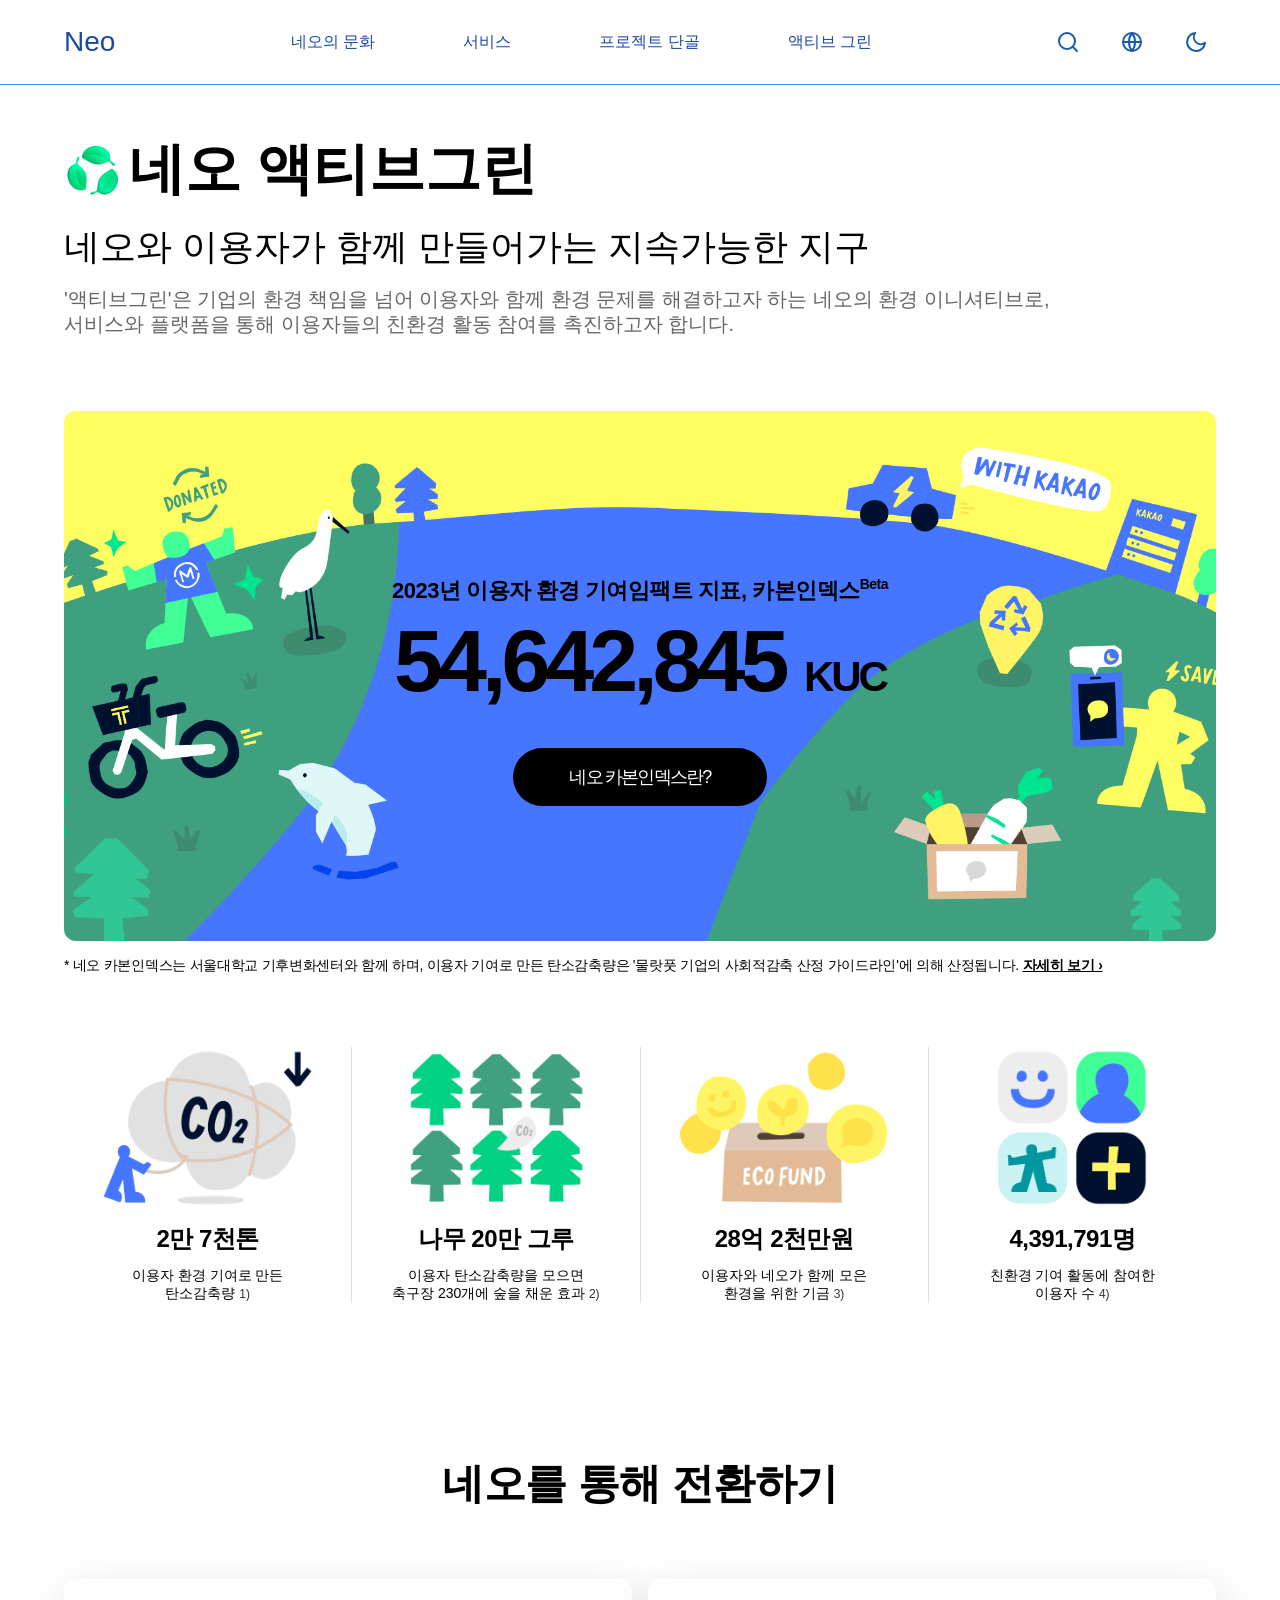
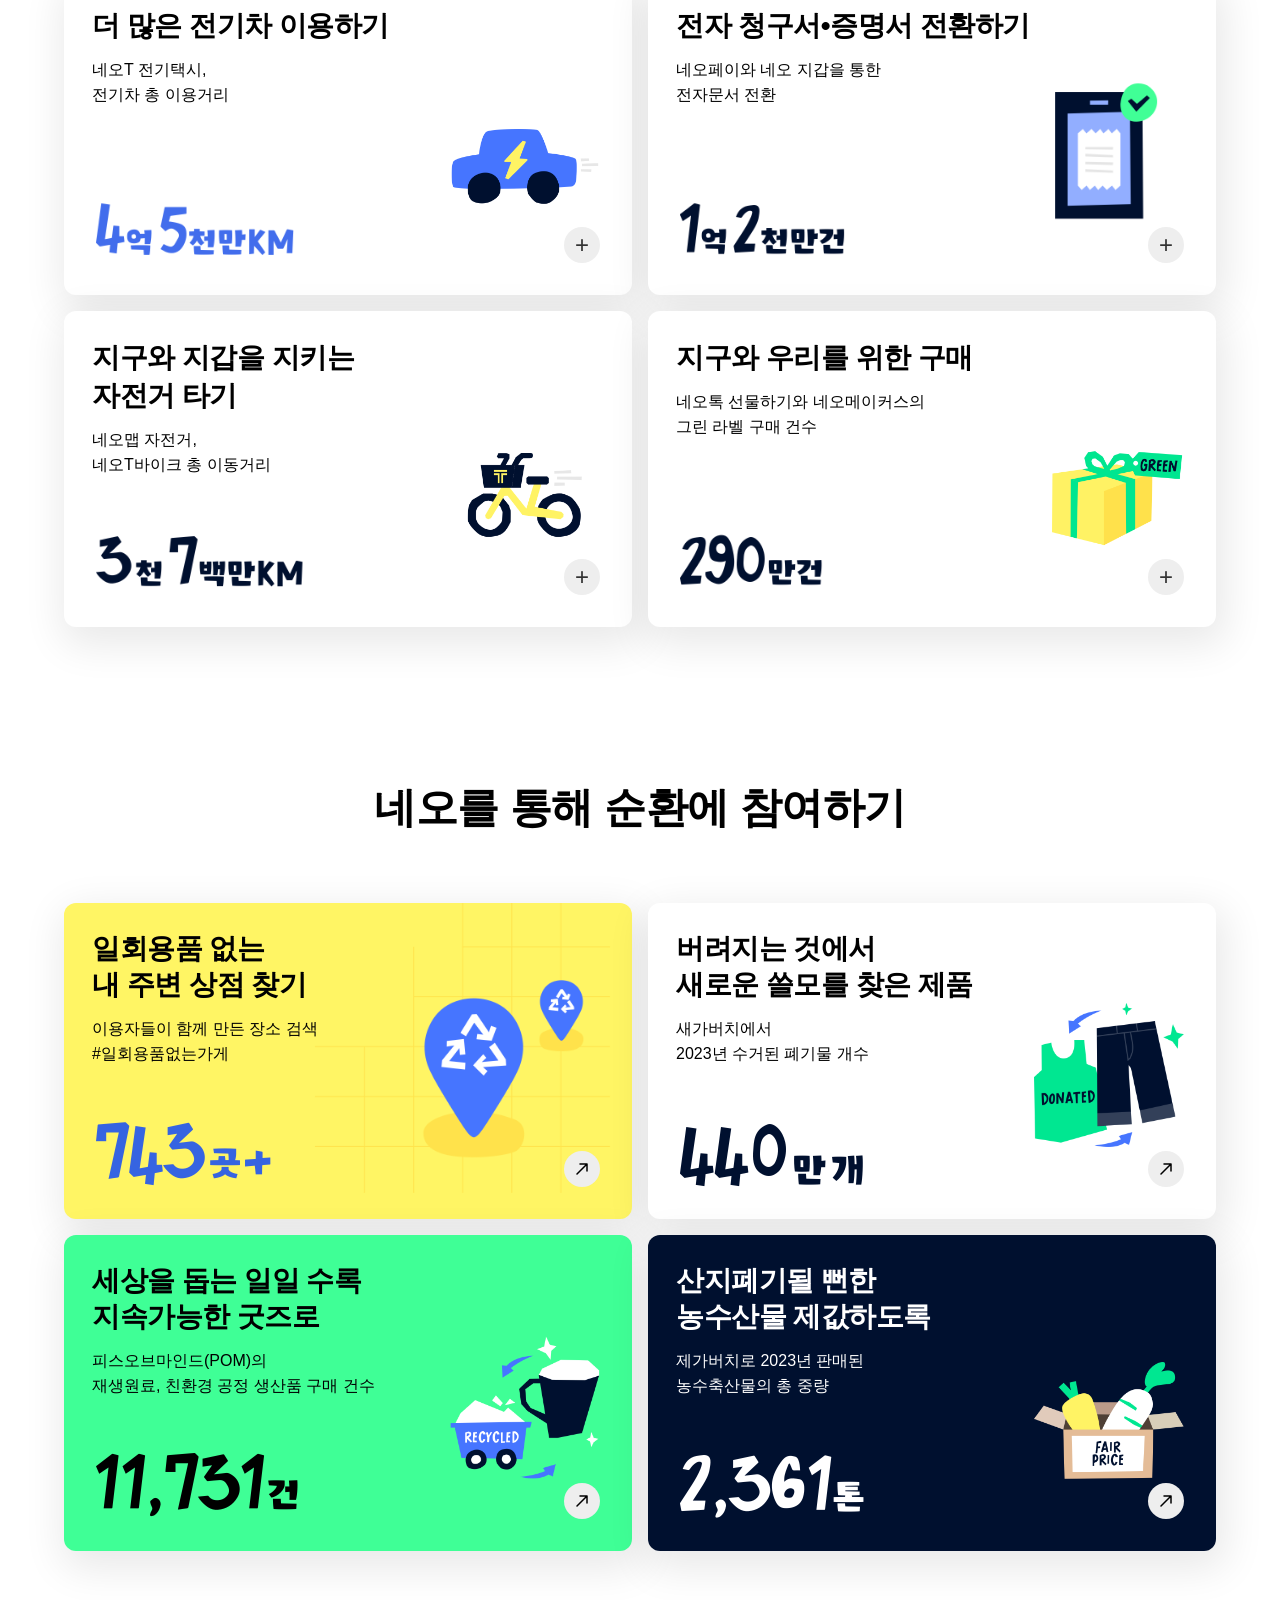
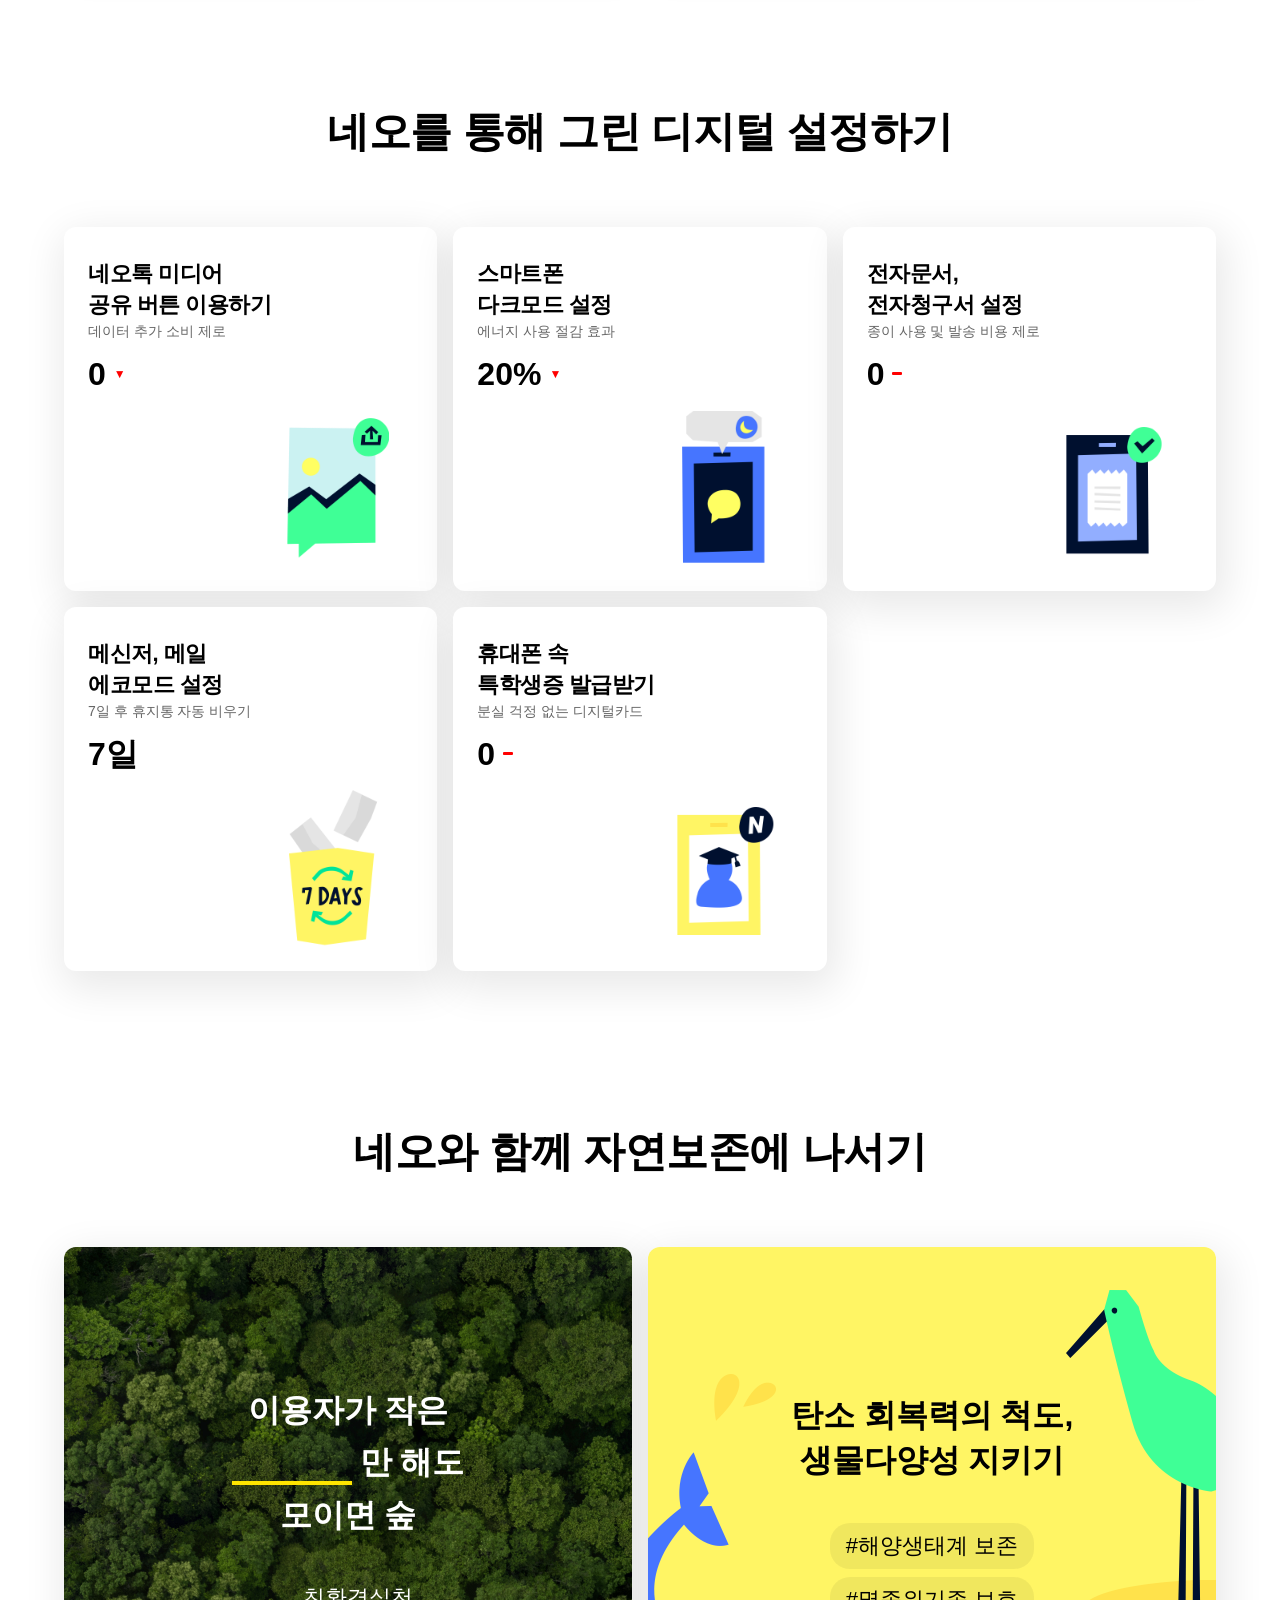
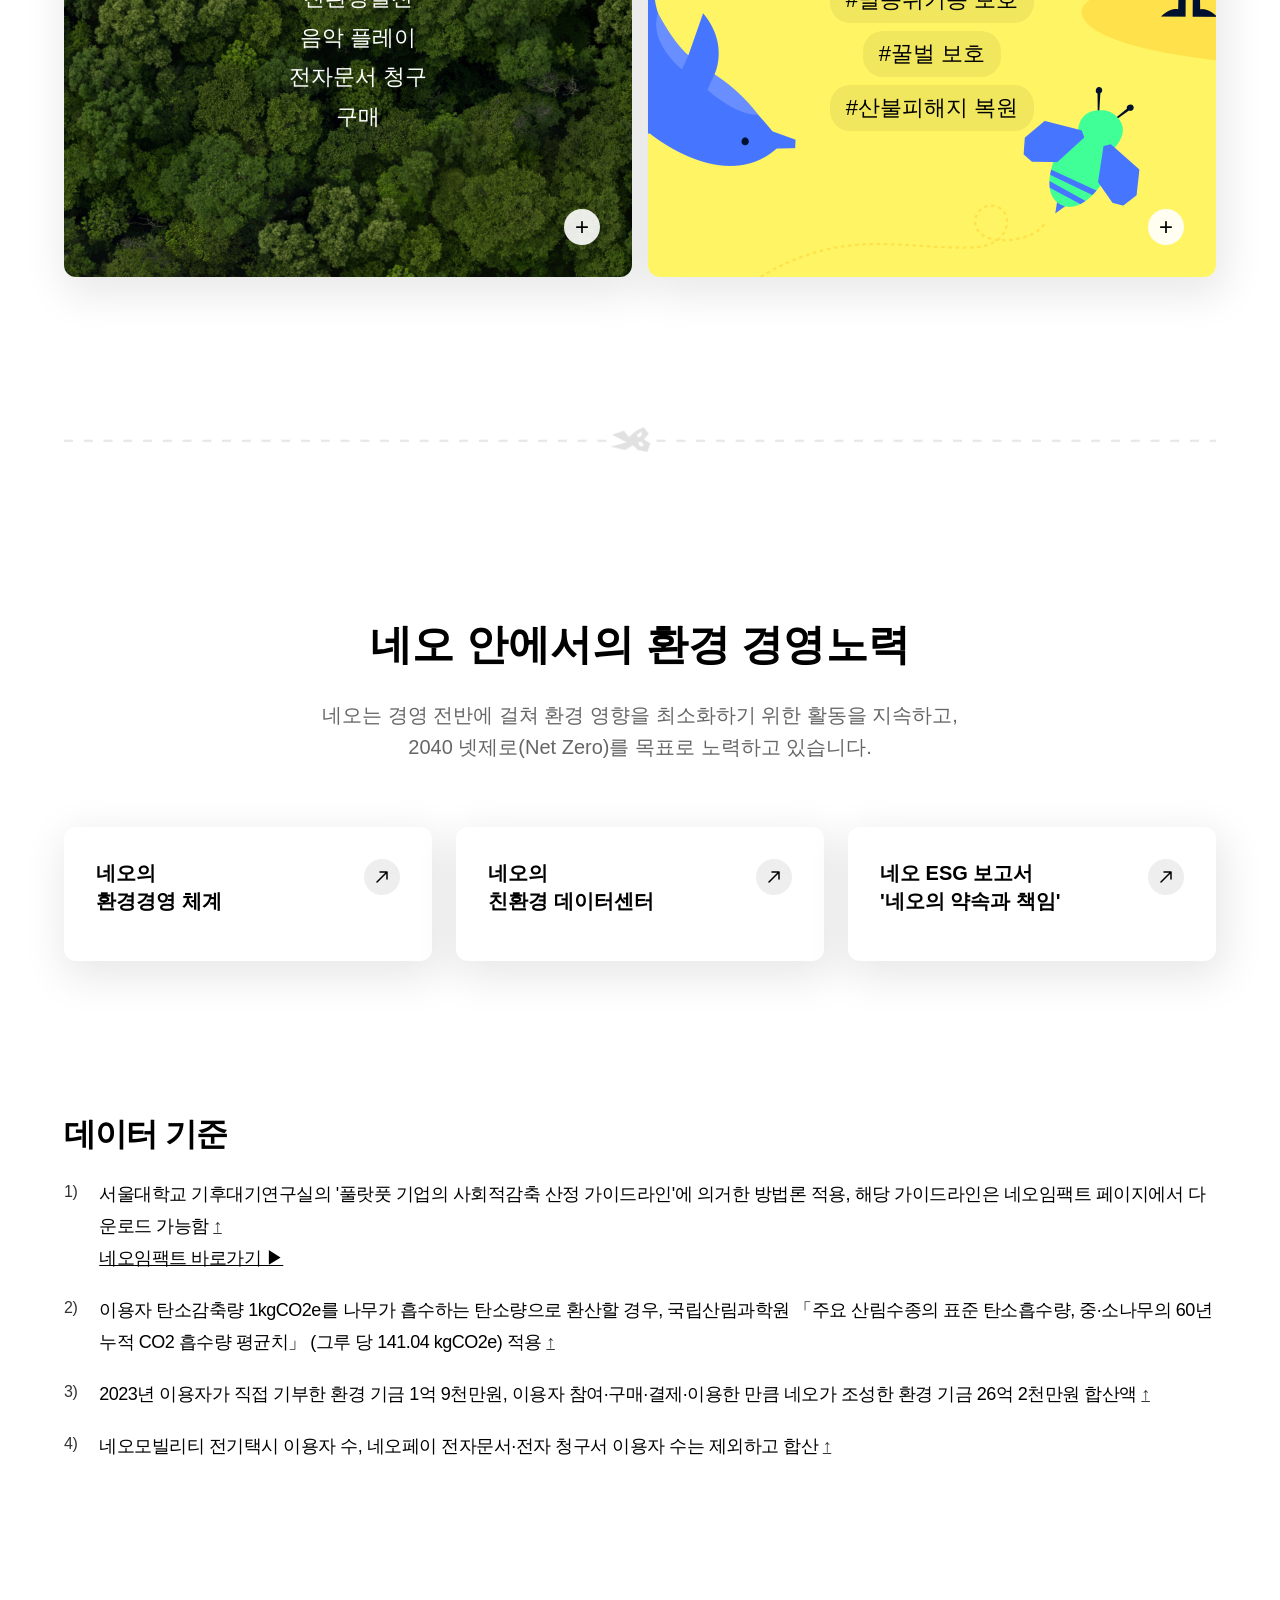
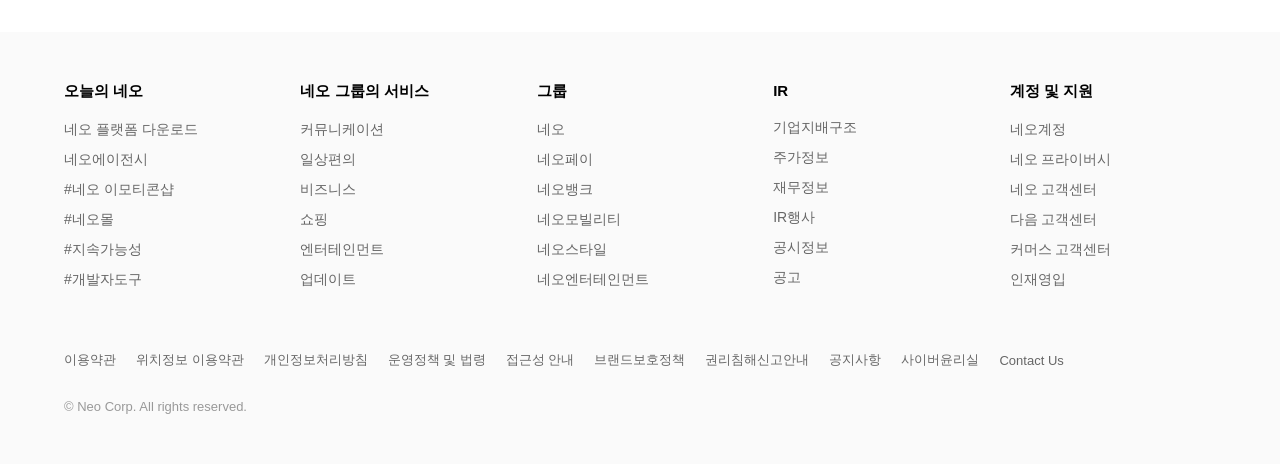
<file: activeGreen/activeGreen.html>
<!DOCTYPE html>
<html lang="ko">
  <head>
    <meta charset="UTF-8" />
    <meta http-equiv="X-UA-Compatible" content="IE=edge" />
    <meta name="viewport" content="width=device-width, initial-scale=1.0" />
    <title></title>

    <script src="../includeHTML.js"></script>
    <link rel="stylesheet" href="../common.css" />
    <link rel="stylesheet" href="activeGreen.css" />
    <link rel="stylesheet" href="../common/header/header.css" />
    <link rel="stylesheet" href="../common/footer/footer.css" />
  </head>

  <body>
    <header class="header">
      <nav class="activeGreen_nav">
        <div class="activeGreen_nav_inner">
          <a href="/index.html" class="activeGreen_nav_logo">Neo</a>

          <div class="activeGreen_nav_menu">
            <div class="activeGreen_nav_menu">
              <a href="../../culture/culture.html" class="activeGreen_nav_item"
                >네오의 문화</a
              >
              <a href="../../service/service.html" class="activeGreen_nav_item"
                >서비스</a
              >
              <a
                href="../../projectRegular/projectRegular.html"
                class="activeGreen_nav_item"
                >프로젝트 단골</a
              >
              <a
                href="../../activeGreen/activeGreen.html"
                class="activeGreen_nav_item"
                >액티브 그린</a
              >
            </div>
          </div>

          <div class="activeGreen_nav_right">
            <!-- 검색 아이콘 -->
            <button type="button" class="activeGreen_nav_icon search_icon">
              <svg
                width="24"
                height="24"
                viewBox="0 0 24 24"
                fill="none"
                xmlns="http://www.w3.org/2000/svg"
              >
                <path
                  d="M11 19C15.4183 19 19 15.4183 19 11C19 6.58172 15.4183 3 11 3C6.58172 3 3 6.58172 3 11C3 15.4183 6.58172 19 11 19Z"
                  stroke="#195AA6"
                  stroke-width="2"
                  stroke-linecap="round"
                />
                <path
                  d="M21 21L17 17"
                  stroke="#195AA6"
                  stroke-width="2"
                  stroke-linecap="round"
                />
              </svg>
            </button>

            <!-- 지구본 아이콘 -->
            <button
              type="button"
              id="translateBtn"
              class="activeGreen_nav_icon globe_icon"
            >
              <svg
                width="24"
                height="24"
                viewBox="0 0 24 24"
                fill="none"
                xmlns="http://www.w3.org/2000/svg"
              >
                <circle
                  cx="12"
                  cy="12"
                  r="9"
                  stroke="#195AA6"
                  stroke-width="2"
                />
                <path
                  d="M12 3C14.5 6 15 9 15 12C15 15 14.5 18 12 21"
                  stroke="#195AA6"
                  stroke-width="2"
                />
                <path
                  d="M12 3C9.5 6 9 9 9 12C9 15 9.5 18 12 21"
                  stroke="#195AA6"
                  stroke-width="2"
                />
                <path d="M3 12H21" stroke="#195AA6" stroke-width="2" />
              </svg>
            </button>

            <!-- 달 아이콘 -->
            <button type="button" class="activeGreen_nav_icon dark_mode_icon">
              <svg
                width="24"
                height="24"
                viewBox="0 0 24 24"
                fill="none"
                xmlns="http://www.w3.org/2000/svg"
              >
                <path
                  d="M21 12.79A9 9 0 1 1 11.21 3 7 7 0 0 0 21 12.79z"
                  stroke="#195AA6"
                  stroke-width="2"
                  stroke-linecap="round"
                  stroke-linejoin="round"
                />
              </svg>
            </button>

            <!-- 햄버거 메뉴 아이콘 (1024px 이하에서만 보임) -->
            <button
              type="button"
              id="hamburgerBtn"
              class="activeGreen_nav_icon hamburger_icon"
              id="
                            hamburgerBtn"
            >
              <svg
                width="24"
                height="24"
                viewBox="0 0 24 24"
                fill="none"
                xmlns="http://www.w3.org/2000/svg"
              >
                <path
                  d="M3 12H21M3 6H21M3 18H21"
                  stroke="#195AA6"
                  stroke-width="2"
                  stroke-linecap="round"
                />
              </svg>
            </button>
          </div>
        </div>
      </nav>

      <!-- 반응형 사이드바 -->
      <div id="activeGreen_sidebar" class="activeGreen_sidebar">
        <div class="activeGreen_sidebar_inner">
          <div class="activeGreen_top_icons">
            <!-- 달 아이콘 -->
            <button type="button" class="activeGreen_nav_icon">
              <svg width="24" height="24" viewBox="0 0 24 24" fill="none">
                <path
                  d="M21 12.79A9 9 0 1 1 11.21 3 7 7 0 0 0 21 12.79z"
                  stroke="currentColor"
                  stroke-width="2"
                  stroke-linecap="round"
                  stroke-linejoin="round"
                />
              </svg>
            </button>

            <!-- 지구본 아이콘 -->
            <button type="button" class="activeGreen_nav_icon">
              <svg width="24" height="24" viewBox="0 0 24 24" fill="none">
                <circle
                  cx="12"
                  cy="12"
                  r="9"
                  stroke="currentColor"
                  stroke-width="2"
                />
                <path
                  d="M12 3C14.5 6 15 9 15 12C15 15 14.5 18 12 21"
                  stroke="currentColor"
                  stroke-width="2"
                />
                <path
                  d="M12 3C9.5 6 9 9 9 12C9 15 9.5 18 12 21"
                  stroke="currentColor"
                  stroke-width="2"
                />
                <path d="M3 12H21" stroke="currentColor" stroke-width="2" />
              </svg>
            </button>

            <!-- 닫기 아이콘 -->
            <button
              type="button"
              class="activeGreen_nav_icon activeGreen_sidebar_close"
            >
              <svg width="24" height="24" viewBox="0 0 24 24" fill="none">
                <path
                  d="M18 6L6 18M6 6L18 18"
                  stroke="currentColor"
                  stroke-width="2"
                  stroke-linecap="round"
                />
              </svg>
            </button>
          </div>
          <div class="activeGreen_sidebar_menu">
            <a
              href="../../culture/culture.html"
              class="activeGreen_sidebar_item"
            >
              <span>네오의 문화</span>
              <svg width="24" height="24" viewBox="0 0 24 24" fill="none">
                <path
                  d="M5 12H19M19 12L13 6M19 12L13 18"
                  stroke="currentColor"
                  stroke-width="2"
                  stroke-linecap="round"
                />
              </svg>
            </a>
            <a href="#" class="activeGreen_sidebar_item">
              <span>서비스</span>
              <svg width="24" height="24" viewBox="0 0 24 24" fill="none">
                <path
                  d="M5 12H19M19 12L13 6M19 12L13 18"
                  stroke="currentColor"
                  stroke-width="2"
                  stroke-linecap="round"
                />
              </svg>
            </a>
            <a
              href="../../projectRegular/projectRegular.html"
              class="activeGreen_sidebar_item"
            >
              <span>프로젝트 단골</span>
              <svg width="24" height="24" viewBox="0 0 24 24" fill="none">
                <path
                  d="M5 12H19M19 12L13 6M19 12L13 18"
                  stroke="currentColor"
                  stroke-width="2"
                  stroke-linecap="round"
                />
              </svg>
            </a>
            <a
              href="../../activeGreen/activeGreen.html"
              class="activeGreen_sidebar_item"
            >
              <span>액티브 그린</span>
              <svg width="24" height="24" viewBox="0 0 24 24" fill="none">
                <path
                  d="M5 12H19M19 12L13 6M19 12L13 18"
                  stroke="currentColor"
                  stroke-width="2"
                  stroke-linecap="round"
                />
              </svg>
            </a>
          </div>
        </div>
      </div>

      <!-- 사이드바 오버레이 -->
      <div id="sidebar_overlay" class="activeGreen_sidebar_overlay"></div>
    </header>

    <main class="activeGreen_wrap">
      <!-- Header Section -->
      <article class="activeGreen_content_article">
        <section class="activeGreen_header">
          <div class="activeGreen_header_content">
            <img src="./assets/image/activeGreen_leaf.gif" alt="leaf-image" />
            <h1 class="activeGreen_header_title">네오 액티브그린</h1>
          </div>
          <h2 class="activeGreen_header_subtitle">
            네오와 이용자가 함께 만들어가는<span class="mobile-break"></span>
            지속가능한 지구
          </h2>
          <p class="activeGreen_header_desc">
            '액티브그린'은 기업의 환경 책임을 넘어<span
              class="mobile-break"
            ></span>
            이용자와 함께 환경 문제를
            <span class="tablet-break"></span>해결하고자 하는<span
              class="mobile-break"
            ></span>
            네오의 환경 이니셔티브로,
            <br />
            서비스와 플랫폼을 통해<span class="mobile-break"></span> 이용자들의
            친환경 활동 참여를 촉진하고자 합니다.
          </p>
        </section>

        <!-- Carbon Index Section -->
        <section class="section_activeGreen">
          <div class="info_section activeGreen_carbonIndex_info">
            <div class="activeGreen_carbonIndex_info-box_bnr">
              <strong class="activeGreen_carbonIndex_title">
                2023년 이용자 환경 기여<span class="mobile-break"></span>임팩트
                지표, 카본인덱스<span class="activeGreen_carbonIndex_title-beta"
                  >Beta</span
                >
              </strong>
              <span class="activeGreen_carbonIndex_number">
                54,642,845 <span class="activeGreen_carbonIndex_unit">KUC</span>
              </span>
              <button
                type="button"
                class="activeGreen_carbonIndex_button"
                data-modal-type="carbonIndex"
              >
                네오 카본인덱스란?
              </button>
            </div>
            <p class="activeGreen_carbonIndex_footer">
              * 네오 카본인덱스는 서울대학교 기후변화센터와 함께 하며, 이용자
              기여로 만든 탄소감축량은 '물랏풋 기업의 사회적감축 산정
              가이드라인'에 의해 산정됩니다. <a href="#">자세히 보기 ›</a>
            </p>

            <div class="box_item">
              <div tabindex="0" class="wrap_item">
                <div class="inner_item item_1">
                  <strong class="tit_item">2만 7천톤</strong>
                  <p class="desc_item">
                    <span> 이용자 환경 기여로 만든<br />탄소감축량 </span>
                    <button
                      type="button"
                      class="btn_footnote"
                      data-footnote="1"
                    >
                      1)<span class="screen_out">, 각주 보기</span>
                    </button>
                  </p>
                </div>
              </div>
              <div tabindex="0" class="wrap_item">
                <div class="inner_item item_2">
                  <strong class="tit_item">나무 20만 그루</strong>
                  <p class="desc_item">
                    <span>
                      이용자 탄소감축량을 모으면 <br />축구장 230개에 숲을 채운
                      효과
                    </span>
                    <button
                      type="button"
                      class="btn_footnote"
                      data-footnote="2"
                    >
                      2)<span class="screen_out">, 각주 보기</span>
                    </button>
                  </p>
                </div>
              </div>
              <div tabindex="0" class="wrap_item">
                <div class="inner_item item_3">
                  <strong class="tit_item">28억 2천만원</strong>
                  <p class="desc_item">
                    <span>
                      이용자와 네오가 함께 모은 <br />환경을 위한 기금
                    </span>
                    <button
                      type="button"
                      class="btn_footnote"
                      data-footnote="3"
                    >
                      3)<span class="screen_out">, 각주 보기</span>
                    </button>
                  </p>
                </div>
              </div>
              <div tabindex="0" class="wrap_item">
                <div class="inner_item item_4">
                  <strong class="tit_item">4,391,791명</strong>
                  <p class="desc_item">
                    <span> 친환경 기여 활동에 참여한 <br />이용자 수 </span>
                    <button
                      type="button"
                      class="btn_footnote"
                      data-footnote="4"
                    >
                      4)<span class="screen_out">, 각주 보기</span>
                    </button>
                  </p>
                </div>
              </div>
            </div>
          </div>

          <!-- 네오를 통해 전환하기 -->
          <div class="info_section">
            <h4 class="activeGreen_transform_mainTitle">
              네오를 통해 <span class="emph_tit">전환</span>하기
            </h4>
            <div class="activeGreen_transform">
              <div class="activeGreen_transform_item">
                <div class="activeGreen_transform_content">
                  <strong class="activeGreen_transform_title"
                    >더 많은 전기차 이용하기</strong
                  >
                  <p class="activeGreen_transform_desc">
                    네오T 전기택시,
                    <br />
                    전기차 총 이용거리
                  </p>
                  <img
                    src="./assets/image/transform_bnr1_1.png"
                    alt="숫자 이미지"
                    class="activeGreen_transform_number"
                  />
                  <img
                    src="./assets/image/transform_bnr1.png"
                    alt="아이콘 이미지"
                    class="activeGreen_transform_icon"
                  />
                  <button
                    type="button"
                    class="activeGreen_transform_button"
                    data-modal-type="electric"
                  >
                    <span class="screen_out">상세 내용 보기</span>
                  </button>
                </div>
              </div>

              <div class="activeGreen_transform_item">
                <div class="activeGreen_transform_content">
                  <strong class="activeGreen_transform_title"
                    >전자 청구서•증명서 전환하기</strong
                  >
                  <p class="activeGreen_transform_desc">
                    네오페이와 네오 지갑을 통한
                    <br />
                    전자문서 전환
                  </p>
                  <img
                    src="./assets/image/transform_bnr2_2.png"
                    alt="숫자 이미지"
                    class="activeGreen_transform_number"
                  />
                  <img
                    src="./assets/image/transform_bnr2.png"
                    alt="아이콘 이미지"
                    class="activeGreen_transform_icon"
                  />
                  <button
                    type="button"
                    class="activeGreen_transform_button"
                    data-modal-type="document"
                  >
                    <span class="screen_out">상세 내용 보기</span>
                  </button>
                </div>
              </div>

              <div class="activeGreen_transform_item">
                <div class="activeGreen_transform_content">
                  <strong class="activeGreen_transform_title"
                    >지구와 지갑을 지키는<br />자전거 타기</strong
                  >
                  <p class="activeGreen_transform_desc">
                    네오맵 자전거,
                    <br />
                    네오T바이크 총 이동거리
                  </p>
                  <img
                    src="./assets/image/transform_bnr3_3.png"
                    alt="숫자 이미지"
                    class="activeGreen_transform_number"
                  />
                  <img
                    src="./assets/image/transform_bnr3.png"
                    alt="아이콘 이미지"
                    class="activeGreen_transform_icon"
                  />
                  <button
                    type="button"
                    class="activeGreen_transform_button"
                    data-modal-type="bicycle"
                  >
                    <span class="screen_out">상세 내용 보기</span>
                  </button>
                </div>
              </div>

              <div class="activeGreen_transform_item">
                <div class="activeGreen_transform_content">
                  <strong class="activeGreen_transform_title"
                    >지구와 우리를 위한 구매</strong
                  >
                  <p class="activeGreen_transform_desc">
                    네오톡 선물하기와 네오메이커스의
                    <br />
                    그린 라벨 구매 건수
                  </p>
                  <img
                    src="./assets/image/transform_bnr4_4.png"
                    alt="숫자 이미지"
                    class="activeGreen_transform_number"
                  />
                  <img
                    src="./assets/image/transform_bnr4.png"
                    alt="아이콘 이미지"
                    class="activeGreen_transform_icon"
                  />
                  <button
                    type="button"
                    class="activeGreen_transform_button"
                    data-modal-type="purchase"
                  >
                    <span class="screen_out">상세 내용 보기</span>
                  </button>
                </div>
              </div>
            </div>
          </div>

          <!-- 네오를 통해 순환에 참여하기 -->
          <div class="info_section">
            <h4 class="activeGreen_cycle_mainTitle">
              네오를 통해 <span class="emph_tit">순환</span>에 참여하기
            </h4>
            <div class="activeGreen_cycle">
              <div class="activeGreen_cycle_item">
                <div class="activeGreen_cycle_content box_shadow">
                  <strong class="activeGreen_cycle_title"
                    >일회용품 없는<br />내 주변 상점 찾기</strong
                  >
                  <p class="activeGreen_cycle_desc">
                    이용자들이 함께 만든 장소 검색
                    <br />
                    #일회용품없는가게
                  </p>
                  <img
                    src="./assets/image/cycle_bnr1_1.png"
                    alt="숫자 이미지"
                    class="activeGreen_cycle_number"
                  />
                  <img
                    src="./assets/image/cycle_bnr1.png"
                    alt="아이콘 이미지"
                    class="activeGreen_cycle_icon"
                  />
                  <button type="button" class="activeGreen_cycle_button">
                    <svg
                      width="12"
                      height="12"
                      viewBox="0 0 12 12"
                      fill="none"
                      xmlns="http://www.w3.org/2000/svg"
                    >
                      <path
                        d="M1 11L11 1M11 1H4M11 1V8"
                        stroke="currentColor"
                        stroke-width="1.5"
                        stroke-linecap="round"
                        stroke-linejoin="round"
                      />
                    </svg>
                    <span class="screen_out">상세 페이지 새창 열기</span>
                  </button>
                </div>
              </div>

              <div class="activeGreen_cycle_item">
                <div class="activeGreen_cycle_content box_shadow">
                  <strong class="activeGreen_cycle_title"
                    >버려지는 것에서<br />새로운 쓸모를 찾은 제품</strong
                  >
                  <p class="activeGreen_cycle_desc">
                    새가버치에서
                    <br />
                    2023년 수거된 폐기물 개수
                  </p>
                  <img
                    src="./assets/image/cycle_bnr2_2.png"
                    alt="숫자 이미지"
                    class="activeGreen_cycle_number"
                  />
                  <img
                    src="./assets/image/cycle_bnr2.png"
                    alt="아이콘 이미지"
                    class="activeGreen_cycle_icon"
                  />
                  <button type="button" class="activeGreen_cycle_button">
                    <svg
                      width="12"
                      height="12"
                      viewBox="0 0 12 12"
                      fill="none"
                      xmlns="http://www.w3.org/2000/svg"
                    >
                      <path
                        d="M1 11L11 1M11 1H4M11 1V8"
                        stroke="currentColor"
                        stroke-width="1.5"
                        stroke-linecap="round"
                        stroke-linejoin="round"
                      />
                    </svg>
                    <span class="screen_out">상세 페이지 새창 열기</span>
                  </button>
                </div>
              </div>

              <div class="activeGreen_cycle_item">
                <div class="activeGreen_cycle_content box_shadow">
                  <strong class="activeGreen_cycle_title"
                    >세상을 돕는 일일 수록<br />지속가능한 굿즈로</strong
                  >
                  <p class="activeGreen_cycle_desc">
                    피스오브마인드(POM)의
                    <br />
                    재생원료, 친환경 공정 생산품 구매 건수
                  </p>
                  <img
                    src="./assets/image/cycle_bnr3_3.png"
                    alt="숫자 이미지"
                    class="activeGreen_cycle_number"
                  />
                  <img
                    src="./assets/image/cycle_bnr3.png"
                    alt="아이콘 이미지"
                    class="activeGreen_cycle_icon"
                  />
                  <button type="button" class="activeGreen_cycle_button">
                    <svg
                      width="12"
                      height="12"
                      viewBox="0 0 12 12"
                      fill="none"
                      xmlns="http://www.w3.org/2000/svg"
                    >
                      <path
                        d="M1 11L11 1M11 1H4M11 1V8"
                        stroke="currentColor"
                        stroke-width="1.5"
                        stroke-linecap="round"
                        stroke-linejoin="round"
                      />
                    </svg>
                    <span class="screen_out">상세 페이지 새창 열기</span>
                  </button>
                </div>
              </div>

              <div class="activeGreen_cycle_item">
                <div class="activeGreen_cycle_content box_shadow">
                  <strong class="activeGreen_cycle_title"
                    >산지폐기될 뻔한<br />농수산물 제값하도록</strong
                  >
                  <p class="activeGreen_cycle_desc">
                    제가버치로 2023년 판매된
                    <br />
                    농수축산물의 총 중량
                  </p>
                  <img
                    src="./assets/image/cycle_bnr4_4.png"
                    alt="숫자 이미지"
                    class="activeGreen_cycle_number"
                  />
                  <img
                    src="./assets/image/cycle_bnr4.png"
                    alt="아이콘 이미지"
                    class="activeGreen_cycle_icon"
                  />
                  <button type="button" class="activeGreen_cycle_button">
                    <svg
                      width="12"
                      height="12"
                      viewBox="0 0 12 12"
                      fill="none"
                      xmlns="http://www.w3.org/2000/svg"
                    >
                      <path
                        d="M1 11L11 1M11 1H4M11 1V8"
                        stroke="currentColor"
                        stroke-width="1.5"
                        stroke-linecap="round"
                        stroke-linejoin="round"
                      />
                    </svg>
                    <span class="screen_out">상세 페이지 새창 열기</span>
                  </button>
                </div>
              </div>
            </div>
          </div>

          <!-- 네오를 통해 그린 디지털 설정하기 -->
          <div class="info_section">
            <h4 class="activeGreen_digital_mainTitle">
              네오를 통해 <span class="emph_tit">그린 디지털</span> 설정하기
            </h4>
            <div class="activeGreen_digital">
              <div class="activeGreen_digital_item">
                <div class="activeGreen_digital_content box_shadow">
                  <strong class="activeGreen_digital_title"
                    >네오톡 미디어<br />공유 버튼 이용하기</strong
                  >
                  <p class="activeGreen_digital_desc">데이터 추가 소비 제로</p>
                  <div class="activeGreen_digital_value">
                    <span class="activeGreen_digital_number">0</span>
                    <span class="activeGreen_digital_arrow arrow-red">▼</span>
                  </div>
                  <img
                    src="./assets/image/digital_bnr1.png"
                    alt="미디어 공유 아이콘"
                    class="activeGreen_digital_icon"
                  />
                </div>
              </div>

              <div class="activeGreen_digital_item">
                <div class="activeGreen_digital_content box_shadow">
                  <strong class="activeGreen_digital_title"
                    >스마트폰<br />다크모드 설정</strong
                  >
                  <p class="activeGreen_digital_desc">에너지 사용 절감 효과</p>
                  <div class="activeGreen_digital_value">
                    <span class="activeGreen_digital_number">20%</span>
                    <span class="activeGreen_digital_arrow arrow-red">▼</span>
                  </div>
                  <img
                    src="./assets/image/digital_bnr2.png"
                    alt="다크모드 아이콘"
                    class="activeGreen_digital_icon"
                  />
                </div>
              </div>

              <div class="activeGreen_digital_item">
                <div class="activeGreen_digital_content box_shadow">
                  <strong class="activeGreen_digital_title"
                    >전자문서,<br />전자청구서 설정</strong
                  >
                  <p class="activeGreen_digital_desc">
                    종이 사용 및 발송 비용 제로
                  </p>
                  <div class="activeGreen_digital_value">
                    <span class="activeGreen_digital_number">0</span>
                    <span class="activeGreen_digital_arrow arrow-dash">-</span>
                  </div>
                  <img
                    src="./assets/image/digital_bnr3.png"
                    alt="전자문서 아이콘"
                    class="activeGreen_digital_icon"
                  />
                </div>
              </div>

              <div class="activeGreen_digital_item">
                <div class="activeGreen_digital_content box_shadow">
                  <strong class="activeGreen_digital_title"
                    >메신저, 메일<br />에코모드 설정</strong
                  >
                  <p class="activeGreen_digital_desc">
                    7일 후 휴지통 자동 비우기
                  </p>
                  <div class="activeGreen_digital_value">
                    <span class="activeGreen_digital_number">7일</span>
                  </div>
                  <img
                    src="./assets/image/digital_bnr4.png"
                    alt="메일 아이콘"
                    class="activeGreen_digital_icon"
                  />
                </div>
              </div>

              <div class="activeGreen_digital_item">
                <div class="activeGreen_digital_content box_shadow">
                  <strong class="activeGreen_digital_title"
                    >휴대폰 속<br />특학생증 발급받기</strong
                  >
                  <p class="activeGreen_digital_desc">
                    분실 걱정 없는 디지털카드
                  </p>
                  <div class="activeGreen_digital_value">
                    <span class="activeGreen_digital_number">0</span>
                    <span class="activeGreen_digital_arrow arrow-dash">-</span>
                  </div>
                  <img
                    src="./assets/image/digital_bnr5.png"
                    alt="학생증 아이콘"
                    class="activeGreen_digital_icon"
                  />
                </div>
              </div>
            </div>
          </div>

          <!-- 네오와 함께 자연보존에 나서기 -->
          <div class="info_section">
            <h4 class="activeGreen_nature_mainTitle">
              네오와 함께 <span class="emph_tit">자연보존</span>에 나서기
            </h4>
            <div class="activeGreen_nature">
              <div class="activeGreen_nature_item">
                <div class="activeGreen_nature_content box_shadow">
                  <div class="activeGreen_nature_image forest_bg">
                    <div class="content_overlay">
                      <div class="text_wrapper">
                        <p class="nature_text">이용자가 작은</p>
                        <div class="underline_wrapper">
                          <div class="yellow_underline"></div>
                          <p class="nature_text">만 해도</p>
                        </div>
                        <p class="nature_text">모이면 숲</p>
                      </div>
                      <ul class="activeGreen_nature_list">
                        <li>친환경실천</li>
                        <li>음악 플레이</li>
                        <li>전자문서 청구</li>
                        <li>구매</li>
                      </ul>
                    </div>
                  </div>
                  <button
                    type="button"
                    class="activeGreen_nature_button"
                    data-modal-type="nature"
                  >
                    <span class="plus_icon">+</span>
                  </button>
                </div>
              </div>

              <div class="activeGreen_nature_item">
                <div class="activeGreen_nature_content box_shadow yellow_bg">
                  <div class="content_overlay">
                    <div class="text_wrapper">
                      <strong class="nature_title"
                        >탄소 회복력의 척도,<br />생물다양성 지키기</strong
                      >
                    </div>
                    <ul class="nature_tag_list">
                      <li>#해양생태계 보존</li>
                      <li>#멸종위기종 보호</li>
                      <li>#꿀벌 보호</li>
                      <li>#산불피해지 복원</li>
                    </ul>
                  </div>
                  <button
                    type="button"
                    class="activeGreen_nature_button"
                    data-modal-type="biodiversity"
                  >
                    <span class="plus_icon">+</span>
                  </button>
                </div>
              </div>
            </div>
          </div>

          <!-- 가위 구분선 -->
          <div class="divider_wrap">
            <img
              src="./assets/image/img_line.png"
              alt="네오페이지 구분선"
              class="divider_img"
            />
          </div>

          <!-- 네오 안에서의 환경 경영노력 -->
          <div class="info_section">
            <div class="environment_header">
              <h2 class="environment_title">
                네오 안에서의 <span class="emph_tit">환경 경영</span>노력
              </h2>
              <p class="environment_desc">
                네오는 경영 전반에 걸쳐 환경 영향을 최소화하기 위한 활동을
                지속하고,<br />2040 넷제로(Net Zero)를 목표로 노력하고 있습니다.
              </p>
            </div>

            <div class="environment_link_list">
              <a href="#" class="environment_link_item">
                <div class="environment_link_content">
                  <span class="environment_link_text"
                    >네오의<br />환경경영 체계</span
                  >
                  <button type="button" class="activeGreen_environment_button">
                    <svg
                      width="12"
                      height="12"
                      viewBox="0 0 12 12"
                      fill="none"
                      xmlns="http://www.w3.org/2000/svg"
                    >
                      <path
                        d="M1 11L11 1M11 1H4M11 1V8"
                        stroke="currentColor"
                        stroke-width="1.5"
                        stroke-linecap="round"
                        stroke-linejoin="round"
                      />
                    </svg>
                    <span class="screen_out">상세 페이지 새창 열기</span>
                  </button>
                </div>
              </a>
              <a href="#" class="environment_link_item">
                <div class="environment_link_content">
                  <span class="environment_link_text"
                    >네오의<br />친환경 데이터센터</span
                  >
                  <button type="button" class="activeGreen_environment_button">
                    <svg
                      width="12"
                      height="12"
                      viewBox="0 0 12 12"
                      fill="none"
                      xmlns="http://www.w3.org/2000/svg"
                    >
                      <path
                        d="M1 11L11 1M11 1H4M11 1V8"
                        stroke="currentColor"
                        stroke-width="1.5"
                        stroke-linecap="round"
                        stroke-linejoin="round"
                      />
                    </svg>
                    <span class="screen_out">상세 페이지 새창 열기</span>
                  </button>
                </div>
              </a>
              <a href="#" class="environment_link_item">
                <div class="environment_link_content">
                  <span class="environment_link_text"
                    >네오 ESG 보고서<br />'네오의 약속과 책임'</span
                  >
                  <button type="button" class="activeGreen_environment_button">
                    <svg
                      width="12"
                      height="12"
                      viewBox="0 0 12 12"
                      fill="none"
                      xmlns="http://www.w3.org/2000/svg"
                    >
                      <path
                        d="M1 11L11 1M11 1H4M11 1V8"
                        stroke="currentColor"
                        stroke-width="1.5"
                        stroke-linecap="round"
                        stroke-linejoin="round"
                      />
                    </svg>
                    <span class="screen_out">상세 페이지 새창 열기</span>
                  </button>
                </div>
              </a>
            </div>
          </div>

          <!-- 데이터 기준 섹션 -->
          <div class="info_section activeGreen_reference">
            <h3 class="activeGreen_reference_title">데이터 기준</h3>
            <ul class="activeGreen_reference_list">
              <li class="activeGreen_reference_item">
                <span class="activeGreen_reference_number">1)</span>
                <div class="activeGreen_reference_content">
                  서울대학교 기후대기연구실의 '풀랏풋 기업의 사회적감축 산정
                  가이드라인'에 의거한 방법론 적용, 해당 가이드라인은 네오임팩트
                  페이지에서 다운로드 가능함
                  <a
                    href="#"
                    class="activeGreen_reference_link"
                    data-footnote="1"
                    >↑</a
                  >
                  <br />
                  <a href="#">네오임팩트 바로가기 ▶</a>
                </div>
              </li>

              <li class="activeGreen_reference_item">
                <span class="activeGreen_reference_number">2)</span>
                <div class="activeGreen_reference_content">
                  이용자 탄소감축량 1kgCO2e를 나무가 흡수하는 탄소량으로 환산할
                  경우, 국립산림과학원 「주요 산림수종의 표준 탄소흡수량,
                  중·소나무의 60년 누적 CO2 흡수량 평균치」 (그루 당 141.04
                  kgCO2e) 적용
                  <a
                    href="#"
                    class="activeGreen_reference_link"
                    data-footnote="2"
                    >↑</a
                  >
                </div>
              </li>

              <li class="activeGreen_reference_item">
                <span class="activeGreen_reference_number">3)</span>
                <div class="activeGreen_reference_content">
                  2023년 이용자가 직접 기부한 환경 기금 1억 9천만원, 이용자
                  참여·구매·결제·이용한 만큼 네오가 조성한 환경 기금 26억
                  2천만원 합산액
                  <a
                    href="#"
                    class="activeGreen_reference_link"
                    data-footnote="3"
                    >↑</a
                  >
                </div>
              </li>

              <li class="activeGreen_reference_item">
                <span class="activeGreen_reference_number">4)</span>
                <div class="activeGreen_reference_content">
                  네오모빌리티 전기택시 이용자 수, 네오페이 전자문서·전자 청구서
                  이용자 수는 제외하고 합산
                  <a
                    href="#"
                    class="activeGreen_reference_link"
                    data-footnote="4"
                    >↑</a
                  >
                </div>
              </li>
            </ul>
          </div>
        </section>
      </article>
    </main>

    <!-- 모달 시작 -->
    <div class="activeGreen_modal" id="transformModal">
      <div class="activeGreen_modal_content">
        <button type="button" class="activeGreen_modal_close">
          <svg
            width="12"
            height="12"
            viewBox="0 0 12 12"
            fill="none"
            xmlns="http://www.w3.org/2000/svg"
          >
            <path
              d="M11 1L1 11M1 1L11 11"
              stroke="currentColor"
              stroke-width="1.5"
              stroke-linecap="round"
              stroke-linejoin="round"
            />
          </svg>
          <span class="screen_out">모달 닫기</span>
        </button>

        <!-- 카본인덱스 모달 -->
        <div
          class="activeGreen_modal_inner"
          data-modal-content="carbonIndex"
          style="display: none"
        >
          <h3 class="activeGreen_modal_title">
            일상에서도 누구나 쉽게<br />환경 실천에 나설 수 있도록
          </h3>
          <h4 class="activeGreen_modal_subtitle">
            이용자 환경기여 임팩트지표, 네오 카본인덱스<span class="txt_beta"
              >Beta</span
            >
          </h4>
          <p class="activeGreen_modal_desc">
            네오 카본인덱스<span class="txt_beta">Beta</span>는 이용자가 네오
            서비스와 플랫폼을 통해 참여한 다양한 친환경 활동들을 이용자 환경
            기여 효과로 계량화한 것입니다. 이용자들의 온실가스 감축 기여 및
            사회적 가치 기여를 네오만의 지수로 환산, KUC(Kakao Users'
            Carbon-reduction)단위로 표시됩니다.
          </p>
          <h4 class="activeGreen_modal_subtitle">
            계량화를 통해 탄소 저감에 한 걸음 가까이
          </h4>
          <p class="activeGreen_modal_desc">
            카본인덱스는 베타 테스트 단계로, 이용자의 친환경 서비스 이용, 구매,
            활동 등에서 발생하는 다양한 데이터를 수집·분석하고, 관련 연구 및
            컨설팅을 파트너십을 통해 그 범위를 확장, 고도화해 나가고 있습니다.
            <br />
            카본인덱스 중 사회적감축에 해당하는 이용자 기반의 탄소감축량 산정은
            서울대학교 기후대기연구실의의 협업을 통해 합법론적 검증계수를
            적용했습니다.
          </p>
          <p class="activeGreen_modal_desc guide_link">
            <a href="#" class="activeGreen_modal_link">
              서울대학교 기후대기연터 '물랏풋 기업의 사회적감축 산정 가이드라인'
              바로가기</a
            >
          </p>
          <h4 class="activeGreen_modal_subtitle">
            이용자 한 명의 작은 행동도 4천 800만이 모이면 태산
          </h4>
          <p class="activeGreen_modal_desc">
            한 사람이 이자는 영향은 작지만, 모든 사용자가 환경에 이로운 선택과
            행동들을 한다면, 그 영향력은 놀랄만큼 클 것입니다. 네오는 이용자가
            기후 변화 대응에 함께 공감하고 다양한 친환경 활동에 참여할 수 있는
            방법을 모색하며 지금은 사회로의 전환을 위해 꾸준히 노력하겠습니다.
          </p>
        </div>

        <!-- 전기차 모달 -->
        <div class="activeGreen_modal_inner" data-modal-content="electric">
          <h3 class="activeGreen_modal_title">
            도로 위 모든 수송 차량을<br />전기로 바꿀 수 있다면
          </h3>
          <p class="activeGreen_modal_desc">
            전체 온실가스 배출량의 14%가 고통에서 발생했습니다. 택시와
            자가용으로 활용되는 승용차를 전기차로 바꾸는 것만으로도 환경에 크게
            기여할 수 있습니다. 특히 1대 당 주행거리가 많은 택시를 모두 전기차로
            전환한다면, 모든 차량에서 발생하는 온실배출량을 최대 10배까지 낮추는
            효과가 있습니다.
          </p>
          <p class="activeGreen_modal_desc">
            네오모빌리티는 전기 택시 국내 지원 프로그램, 배터리 관리 서비스 등을
            통해 전기 택시 전환을 독려하고 있으며, 전기차 충전소 정보 제공을
            통해 전기차 사용자들의 편의를 도모하고 있습니다.
          </p>
          <div class="activeGreen_modal_stats">
            <div class="stat_item">
              <strong>3억 6천km</strong>
              <p>
                네오T 전기택시 2023년도 총 주행거리<br />
                LPG택시 대비 탄소배출량 20% 감축효과
              </p>
            </div>

            <div class="stat_item">
              <strong>8천 6백km</strong>
              <p>
                네오내비 전기차 이용자 2023년도 총 주행거리<br />
                내연기관 상반기 대비 탄소배출량 40% 감축효과
              </p>
            </div>
          </div>
        </div>

        <!-- 전자문서 모달 -->
        <div
          class="activeGreen_modal_inner"
          data-modal-content="document"
          style="display: none"
        >
          <h3 class="activeGreen_modal_title">
            적은 선택이 살리는<br />나무 1그루, 물 10리터
          </h3>
          <p class="activeGreen_modal_desc">
            전 세계에서 배어진 나무의 35%가 종이에 사용됩니다. 네오페이의 전자
            문서와 모바일청구서, 네오톡 지갑 서비스의 전자 증명서로 전환하면 A4
            용지를 만드는 데 소모되는 나무 1 물로 또도 이값도 수 있습니다.
          </p>
          <div class="activeGreen_modal_stats">
            <div class="stat_item">
              <strong>1억 2,701만건</strong>
              <p>
                전자 문서, 모바일 청구서, 전자 증명서<br />
                2023년도 총 전환 건수<br />
                종이 약 640톤 절감 효과
              </p>

              <p></p>
            </div>
          </div>
        </div>

        <!-- 자전거 모달 -->
        <div
          class="activeGreen_modal_inner"
          data-modal-content="bicycle"
          style="display: none"
        >
          <h3 class="activeGreen_modal_title">
            지구 상에 가장 무해하고<br />빠른 이동수단, 자전거
          </h3>
          <p class="activeGreen_modal_desc">
            자전거 및 전기 자전거는 탄소 배출이 적다는 이점도 있지만 기존 도로를
            그대로 이용할 수 있고, 이동 중이나 전차 중에 편직하게 지치하는
            비율도 낮습니다.
          </p>
          <p class="activeGreen_modal_desc">
            네오맵에서 제공하는 자전거 경로 안내나 내비게이션을 이용하면 보다 더
            효율적인 이동이 가능하고, 전기자전거인 네오T바이크는 개인의 에너지
            소모량을 줄이면서 더 빠르게 이동할 수 있습니다.
          </p>
          <div class="activeGreen_modal_stats">
            <div class="stat_item">
              <strong>9백 9십만km</strong>
              <p>
                네오맵 자전거 내비게이션 기준<br />
                2023년도 총 주행거리
              </p>
            </div>
            <div class="stat_item">
              <strong>2천 6백만km</strong>
              <p>
                네오T 바이크<br />
                2023년도 총 주행거리
              </p>
            </div>
          </div>
        </div>

        <!-- 구매 모달 -->
        <div
          class="activeGreen_modal_inner"
          data-modal-content="purchase"
          style="display: none"
        >
          <h3 class="activeGreen_modal_title">
            지구 부담은 줄이고<br />받는 기쁨은 더하는 구매
          </h3>
          <p class="activeGreen_modal_desc">
            이왕 시야할 물건이라면 그린 라벨이 붙은 물건이 더 의미있죠. 네오톡
            선물하기에서 #그린선물을 테그를 확인해보세요. 환경에 이로운 인증이
            확인된 제품에만 표시하고 있습니다.
          </p>
          <p class="activeGreen_modal_desc">
            그린선물로 뜨인 나라 네오메이커스, 쇼핑하기 등에서는 환경을 고민하는
            이용자들을 위해 제품 정보에나 양한 '그린라벨'을 표기하고 있습니다.
          </p>
          <p class="activeGreen_modal_desc">
            네오톡 선물하기 # 그린선물 제품 라벨: 무농약농산물, 유기농산물,
            유기농식품, 저녹약농산물, 무항생제 축산물, 친환경 수산물 품질인증,
            유기가공식품 인증, Evo Vegan Label, The Vegan Trademark 총 9개
          </p>
          <div class="activeGreen_modal_stats">
            <div class="stat_item">
              <strong>2,894,364건</strong>
              <p>
                네오톡 선물하기 및 메이커스의 그린 라벨<br />
                2023년도 총 구매 건수
              </p>
            </div>
          </div>
        </div>

        <!-- 자연보존 모달 -->
        <div
          class="activeGreen_modal_inner"
          data-modal-content="nature"
          style="display: none"
        >
          <h3 class="activeGreen_modal_title">
            나무 심기로<br />지역탄소 순환에 기여합니다
          </h3>
          <p class="activeGreen_modal_desc">
            네오는 다양한 환경 캠페인을 통해 이용자의 참여만큼 다양한 환경
            파트너들과 숲 기금을 조성하고, 도심, 분쟁 접경 지역, 바다 인근,
            산불피해지 등 다양한 곳에 나무를 심고 있습니다.
          </p>
          <p class="activeGreen_modal_desc">
            네오같이가치에서는 매년 환경의 날을 맞아 환경 캠페인을 열고 실천
            인증에 참여한 수만큼 숲 조성 기금을 기부해 나무를 심고 있습니다.
            사단법인 평화의숲과 함께 2022년에는 연천 지역에 1,026그루를
            식재하였고, 2024년에는 춘천 지역에 700여 그루를 식재할 예정입니다.
          </p>
          <p class="activeGreen_modal_desc">
            네오페이는 전자문서 전환 캠페인을 통해 조성한 기부금으로
            산불피해지에 나무를 식재하였습니다.
          </p>
          <p class="activeGreen_modal_desc">
            네오메이커스는 사용자 구매가 발생할 때마다 환경기금인 에코씨드를
            적립하고 그중 일부를 기부해 사단법인 생명의숲과 함께 도심과 바다
            인근에 나무를 심고 있습니다.
          </p>
          <p class="activeGreen_modal_desc">
            멜론 ‘숲;트리밍’은 응원하는 아티스트의 이름으로 숲을 조성하는 친환경
            프로젝트입니다. 멜론 정기결제권을 이용하는 동안 ‘숲;트리밍’
            페이지에서 좋아하는 아티스트 이름을 선택만 해두면, 매월 결제금액의
            2%가 자동으로 적립되고, 이는 서울환경연합으로 기부해 숲을
            조성합니다.
          </p>
          <p class="activeGreen_modal_desc">
            나무는 자랄수록 탄소 흡수량이 더 늘어납니다. 네오는 이용자들의 환경
            저감 마음 만큼 나무를 지키고, 심으면서 지구의 탄소 순환에 기여해
            나가겠습니다.
          </p>
          <div class="activeGreen_modal_stats">
            <div class="stat_item">
              <strong>6,538그루</strong>
              <p>네오와 사용자와 함께<br />2023년 심은 나무 수</p>
            </div>
            <div class="stat_item">
              <strong>4억 1,200만원</strong>
              <p>2023년 사용자 참여금만큼<br />네오가 조성한 숲 기금</p>
            </div>
          </div>
        </div>

        <!-- 생물다양성 모달 -->
        <div class="activeGreen_modal_inner" data-modal-content="biodiversity">
          <h3 class="activeGreen_modal_title">
            이용자와 함께 조성하는<br />생물다양성 기금 조성
          </h3>
          <p class="activeGreen_modal_desc">
            네오는 지역사회 생물다양성 보호 및 산림 재생을 위해 다양한 이용자
            참여형 활동을 추진하고 있습니다.
          </p>
          <div class="activeGreen_modal_subtitle_wrap">
            <h4 class="activeGreen_modal_subtitle">
              네오페이까지 2023 생물다양성 기금액<br /><strong
                class="modal_amount"
                >총 1억 3,202만원</strong
              >
            </h4>
            <p class="modal_amount_desc">
              이용자 기부금 5천 616만원 | 네오 기부금 7천 585만원
            </p>
          </div>
          <p class="activeGreen_modal_desc">
            네오의 대표적인 모금 플랫폼인 네오같이가치를 통해 다양한 단체가 해양
            환경 보호 및 바다 생태계 보전, 동식물 보호를 위한 모금을 운영하고
            있습니다. 네오는 이용자가 해당 모금에 댓글을 쓰거나 공유하는 만큼
            대신 기부하고 있습니다.
          </p>
          <p class="activeGreen_modal_desc">
            또 매년 환경의 날을 맞아 그린 디지털 캠페인을 통해이용자들이 실천
            인증한 만큼 네오가 숲 조성 기금을 모아 나무를 식재하고 있습니다.
          </p>
          <div class="activeGreen_modal_subtitle_wrap">
            <h4 class="activeGreen_modal_subtitle">
              네오메이커스 에코씨드 2023년 적립액<br /><strong
                class="modal_amount"
                >총 4억 6,310만원</strong
              >
            </h4>
          </div>
          <p class="activeGreen_modal_desc">
            네오메이커스의 에코씨드는 이용자가 주문할 때마다 수익금으로 마련하는
            임팩트 기금입니다. 모인 에코씨드는 해양 쓰레기 정화, 미세 먼지 방지
            숲 조성 등 지구를 돕는 활동에 쓰입니다.
          </p>
          <div class="activeGreen_modal_subtitle_wrap">
            <h4 class="activeGreen_modal_subtitle">
              네오메이커스 2023년 세계동물의날 기금<br /><strong
                class="modal_amount"
                >총 3천 200만원</strong
              >
            </h4>
          </div>
          <p class="activeGreen_modal_desc">
            네오메이커스는 세계 동물의 날을 맞아 ‘꿀벌’을 주제로 다양한 굿즈를
            제작해 판매하고, 판매 수익금 전액을 멸종위기 동물 보호를 위해
            세계자연기금(WWF)에 기부하였습니다.
          </p>
        </div>
      </div>
    </div>
    <!-- 모달 끝 -->
    <footer class="activeGreen_footer">
      <div class="activeGreen_footer_inner">
        <!-- 푸터 메뉴 -->
        <div class="activeGreen_footer_menu">
          <!-- 첫번째 컬럼 -->
          <div class="activeGreen_footer_column">
            <h3 class="activeGreen_footer_title">오늘의 네오</h3>
            <ul>
              <li><a href="#">네오 플랫폼 다운로드</a></li>
              <li><a href="#">네오에이전시</a></li>
              <li><a href="#">#네오 이모티콘샵</a></li>
              <li><a href="#">#네오몰</a></li>
              <li><a href="#">#지속가능성</a></li>
              <li><a href="#">#개발자도구</a></li>
            </ul>
          </div>

          <!-- 두번째 컬럼 -->
          <div class="activeGreen_footer_column">
            <h3 class="activeGreen_footer_title">네오 그룹의 서비스</h3>
            <ul>
              <li><a href="#">커뮤니케이션</a></li>
              <li><a href="#">일상편의</a></li>
              <li><a href="#">비즈니스</a></li>
              <li><a href="#">쇼핑</a></li>
              <li><a href="#">엔터테인먼트</a></li>
              <li><a href="#">업데이트</a></li>
            </ul>
          </div>

          <!-- 세번째 컬럼 -->
          <div class="activeGreen_footer_column">
            <h3 class="activeGreen_footer_title">그룹</h3>
            <ul>
              <li><a href="#">네오</a></li>
              <li><a href="#">네오페이</a></li>
              <li><a href="#">네오뱅크</a></li>
              <li><a href="#">네오모빌리티</a></li>
              <li><a href="#">네오스타일</a></li>
              <li><a href="#">네오엔터테인먼트</a></li>
            </ul>
          </div>

          <!-- 네번째 컬럼 -->
          <div class="activeGreen_footer_column">
            <h3 class="activeGreen_footer_title">IR</h3>
            <ul>
              <li><a href="#">기업지배구조</a></li>
              <li><a href="#">주가정보</a></li>
              <li><a href="#">재무정보</a></li>
              <li><a href="#">IR행사</a></li>
              <li><a href="#">공시정보</a></li>
              <li><a href="#">공고</a></li>
            </ul>
          </div>

          <!-- 다섯번째 컬럼 -->
          <div class="activeGreen_footer_column">
            <h3 class="activeGreen_footer_title">계정 및 지원</h3>
            <ul>
              <li><a href="#">네오계정</a></li>
              <li><a href="#">네오 프라이버시</a></li>
              <li><a href="#">네오 고객센터</a></li>
              <li><a href="#">다음 고객센터</a></li>
              <li><a href="#">커머스 고객센터</a></li>
              <li><a href="#">인재영입</a></li>
            </ul>
          </div>
        </div>

        <!-- 하단 링크 -->
        <div class="activeGreen_footer_links">
          <a href="#">이용약관</a>
          <a href="#">위치정보 이용약관</a>
          <a href="#">개인정보처리방침</a>
          <a href="#">운영정책 및 법령</a>
          <a href="#">접근성 안내</a>
          <a href="#">브랜드보호정책</a>
          <a href="#">권리침해신고안내</a>
          <a href="#">공지사항</a>
          <a href="#">사이버윤리실</a>
          <a href="#">Contact Us</a>
        </div>

        <!-- 저작권 -->
        <p class="activeGreen_footer_copyright">
          © Neo Corp. All rights reserved.
        </p>
      </div>
    </footer>

    <script src="../common/header/js/header.js"></script>
    <script src="../common/footer/js/footer.js"></script>
    <script src="./js/activeGreen.js"></script>
  </body>
</html>
</file>
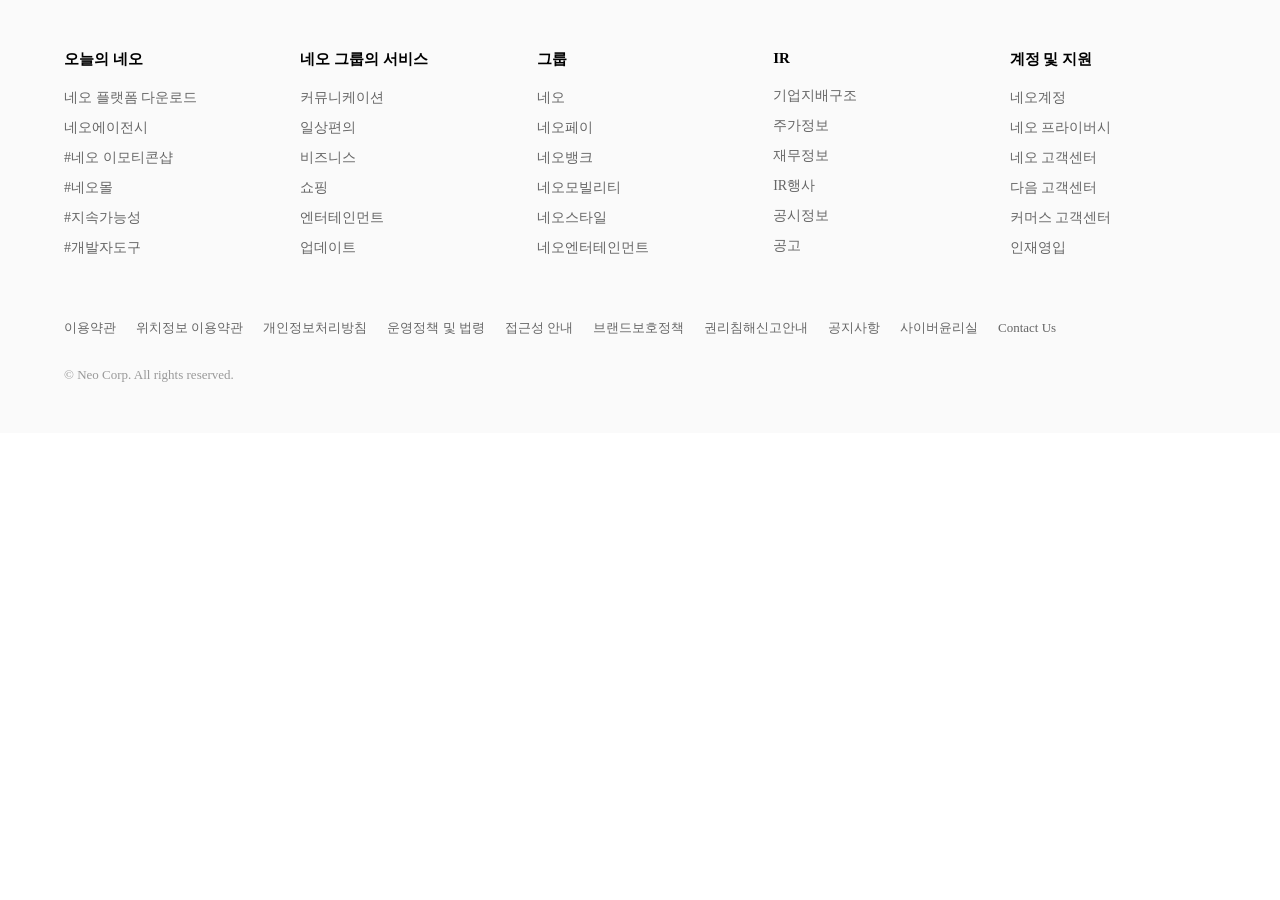
<file: common/footer/footer.html>
<!DOCTYPE html>
<html lang="ko">

<head>
    <meta charset="UTF-8">
    <meta http-equiv="X-UA-Compatible" content="IE=edge">
    <meta name="viewport" content="width=device-width, initial-scale=1.0">
    <link rel="stylesheet" href="./footer.css">
    <title></title>
</head>

<body>
    <footer class="activeGreen_footer">
        <div class="activeGreen_footer_inner">
            <!-- 푸터 메뉴 -->
            <div class="activeGreen_footer_menu">
                <!-- 첫번째 컬럼 -->
                <div class="activeGreen_footer_column">
                    <h3 class="activeGreen_footer_title">오늘의 네오</h3>
                    <ul>
                        <li><a href="#">네오 플랫폼 다운로드</a></li>
                        <li><a href="#">네오에이전시</a></li>
                        <li><a href="#">#네오 이모티콘샵</a></li>
                        <li><a href="#">#네오몰</a></li>
                        <li><a href="#">#지속가능성</a></li>
                        <li><a href="#">#개발자도구</a></li>
                    </ul>
                </div>

                <!-- 두번째 컬럼 -->
                <div class="activeGreen_footer_column">
                    <h3 class="activeGreen_footer_title">네오 그룹의 서비스</h3>
                    <ul>
                        <li><a href="#">커뮤니케이션</a></li>
                        <li><a href="#">일상편의</a></li>
                        <li><a href="#">비즈니스</a></li>
                        <li><a href="#">쇼핑</a></li>
                        <li><a href="#">엔터테인먼트</a></li>
                        <li><a href="#">업데이트</a></li>
                    </ul>
                </div>

                <!-- 세번째 컬럼 -->
                <div class="activeGreen_footer_column">
                    <h3 class="activeGreen_footer_title">그룹</h3>
                    <ul>
                        <li><a href="#">네오</a></li>
                        <li><a href="#">네오페이</a></li>
                        <li><a href="#">네오뱅크</a></li>
                        <li><a href="#">네오모빌리티</a></li>
                        <li><a href="#">네오스타일</a></li>
                        <li><a href="#">네오엔터테인먼트</a></li>
                    </ul>
                </div>

                <!-- 네번째 컬럼 -->
                <div class="activeGreen_footer_column">
                    <h3 class="activeGreen_footer_title">IR</h3>
                    <ul>
                        <li><a href="#">기업지배구조</a></li>
                        <li><a href="#">주가정보</a></li>
                        <li><a href="#">재무정보</a></li>
                        <li><a href="#">IR행사</a></li>
                        <li><a href="#">공시정보</a></li>
                        <li><a href="#">공고</a></li>
                    </ul>
                </div>

                <!-- 다섯번째 컬럼 -->
                <div class="activeGreen_footer_column">
                    <h3 class="activeGreen_footer_title">계정 및 지원</h3>
                    <ul>
                        <li><a href="#">네오계정</a></li>
                        <li><a href="#">네오 프라이버시</a></li>
                        <li><a href="#">네오 고객센터</a></li>
                        <li><a href="#">다음 고객센터</a></li>
                        <li><a href="#">커머스 고객센터</a></li>
                        <li><a href="#">인재영입</a></li>
                    </ul>
                </div>
            </div>

            <!-- 하단 링크 -->
            <div class="activeGreen_footer_links">
                <a href="#">이용약관</a>
                <a href="#">위치정보 이용약관</a>
                <a href="#">개인정보처리방침</a>
                <a href="#">운영정책 및 법령</a>
                <a href="#">접근성 안내</a>
                <a href="#">브랜드보호정책</a>
                <a href="#">권리침해신고안내</a>
                <a href="#">공지사항</a>
                <a href="#">사이버윤리실</a>
                <a href="#">Contact Us</a>
            </div>

            <!-- 저작권 -->
            <p class="activeGreen_footer_copyright">© Neo Corp. All rights reserved.</p>
        </div>
    </footer>

    <script src="./js/footer.js"></script>
</body>

</html>
</file>
<file: common.css>
.common_flex {
  display: flex;
  flex-direction: column;
  min-height: 100vh;
}

.common_content {
}

.common_content {
  flex: 1 auto;
}

:root {
  --main-bg: #fff;
  --btn-bg: #64a8ff;
  --btn-hover: #e8f3ff;
  --tile-bg: #4593fc;
  --card-bg: #f3f3f3;
}
</file>
<file: activeGreen/activeGreen.css>
:root {
    /* 폰트사이즈 */
    --font-title-xl: 42px;
    --font-title-lg: 36px;
    --font-title-md: 32px;
    --font-title-sm: 28px;

    --font-xl: 24px;
    --font-lg: 22px;
    --font-md: 20px;
    --font-base: 18px;
    --font-sm: 16px;
    --font-xs: 14px;
    --font-xxs: 12px;
}


/* 768px 이하 태블릿 */
@media screen and (max-width: 768px) {
    :root {
        --font-display: 80px;
        --font-title-xl: 28px;
        --font-title-lg: 26px;
        --font-title-md: 24px;
        --font-title-sm: 20px;
        --font-title-xs: 18px;
        --font-lg: 18px;
        --font-md: 16px;
    }
}

/* 480px 이하 모바일 */
@media screen and (max-width: 480px) {
    :root {
        --font-display: 60px;
        --font-title-xxl: 35px;
        --font-title-xl: 28px;
        --font-title-lg: 24px;
        --font-title-md: 22px;
        --font-lg: 18px;
        --font-md: 16px;
        --font-base: 15px;
        --font-sm: 14px;
    }
}

* {
    margin: 0;
    padding: 0;
    font-family: 'Pretendard', sans-serif;
    color: #000;
}

.box_shadow {
    box-shadow: 4px 12px 40px 6px rgba(0, 0, 0, .09);
}

.activeGreen_wrap {
    overflow: hidden;
}

.activeGreen_content_article {
    position: relative;
    max-width: 90%;
    margin: 0 auto;
}

.activeGreen_header {
    background-color: #ffffff;
    padding: 48px 0 10px;
    text-align: left;
    position: relative;
}

.activeGreen_header_content {
    display: flex;
    align-items: center;
    gap: 5px;
}

.activeGreen_header img {
    width: 60px;
    height: auto;
}

.activeGreen_header_title {
    font-size: 3.5em;
    font-weight: bold;
    margin: 0;
    display: flex;
    align-items: center;
}

.activeGreen_header_subtitle {
    font-size: var(--font-title-lg);
    font-weight: 400;
    margin: 15px auto;
}

.activeGreen_header_desc {
    font-size: var(--font-md);
    color: #666;
    line-height: 25px;
}

/* 카본인덱스 섹션 스타일 */
.section_activeGreen {
    padding-top: 64px;
    color: var(--baseForeground);
}

.activeGreen_carbonIndex {
    padding-top: 56px;
}

.info_section {
    margin-bottom: 180px;
}

.activeGreen_carbonIndex_info-box_bnr {
    display: flex;
    -webkit-box-orient: vertical;
    -webkit-box-direction: normal;
    -ms-flex-direction: column;
    flex-direction: column;
    -webkit-box-pack: center;
    -ms-flex-pack: center;
    justify-content: center;
    -webkit-box-align: center;
    -ms-flex-align: center;
    align-items: center;
    overflow: hidden;
    height: 530px;
    color: #000;
    background: url(./assets/image/carbonIndex_bnr.png) no-repeat 50% 50% / cover;
    counter-reset: number 0;
    border-radius: 12px;
}

.activeGreen_carbonIndex_title {
    margin-top: 30px;
    font-size: 22px;
    letter-spacing: -.5px;
    text-align: center;
}

.activeGreen_carbonIndex_title-beta {
    font-size: 14px;
    letter-spacing: -.5px;
    vertical-align: top;
}

.activeGreen_carbonIndex_number {
    font-size: 112px;
    line-height: 1.25;
    letter-spacing: -5px;
    font-weight: 700;
}

.activeGreen_carbonIndex_unit {
    display: inline-block;
    margin-left: 0;
    font-size: var(--font-title-xl);
    letter-spacing: -3px;
}

.activeGreen_carbonIndex_button {
    margin-top: 32px;
    padding: 17px 56px;
    font-size: var(--font-base);
    letter-spacing: -1.8px;
    color: #fff;
    background: #000;
    border-radius: 31px;
    cursor: pointer;
    border: none;
}

.activeGreen_carbonIndex_footer {
    margin: 16px 0;
    font-size: 14px;
    letter-spacing: -.3px;
}

.activeGreen_carbonIndex_footer a {
    font-weight: 700;
    color: var(--baseForeground);
    text-decoration: underline;
}

.activeGreen_carbonIndex_info .box_item {
    margin-top: 72px;
    text-align: center;
    display: flex;
}

.activeGreen_carbonIndex_info .box_item .wrap_item {
    -webkit-box-flex: 1;
    -ms-flex: 1;
    flex: 1;
    border-right: 1px solid #e0e0e0;
}

.activeGreen_carbonIndex_info .box_item .wrap_item:last-child {
    border-right: none;
}


.activeGreen_carbonIndex_info .box_item .inner_item {
    padding-top: 196px;
    background: url(./assets/image/carbonIndex_bnr1.png) no-repeat top / 240px 180px;
}

.activeGreen_carbonIndex_info .tit_item {
    font-size: 30px;
    letter-spacing: -.5px;
}

.activeGreen_carbonIndex_info .desc_item {
    display: block;
    margin: 12px 0 0;
    font-size: var(--font-base);
}

.activeGreen_carbonIndex_info .box_item .item_2 {
    background-image: url(./assets/image/carbonIndex_bnr2.png);
}

.activeGreen_carbonIndex_info .box_item .item_3 {
    background-image: url(./assets/image/carbonIndex_bnr3.png);
}

.activeGreen_carbonIndex_info .box_item .item_4 {
    background-image: url(./assets/image/carbonIndex_bnr4.png);
}

.activeGreen_carbonIndex_info .btn_footnote {
    display: inline-block;
    font-size: 14px;
    vertical-align: top;
    line-height: 1.5;
    font-weight: 400;
    border: 0;
    background-color: transparent;
    cursor: pointer;
    color: #333;
}

/* 카카오를 통해 전환하기 */
.activeGreen_transform_mainTitle {
    margin-bottom: 64px;
    font-size: var(--font-title-xl);
    letter-spacing: -.5px;
    line-height: 62px;
    text-align: center;
}

.emph_tit {
    position: relative;
    color: #000;
    white-space: nowrap;
}

.emph_tit:after {
    position: absolute;
    top: 0;
    left: -5px;
    z-index: -1;
    width: calc(100% + 20px);
    height: calc(100% + 10px);
    background: url(//t1.kakaocdn.net/kakaocorp/kakaocorp/service/activegreen/emph_txt.png) no-repeat;
    background-size: 90% 90%;
    content: "";
}

.activeGreen_transform {
    display: grid;
    grid-template-columns: repeat(2, 1fr);
    gap: 24px;
    max-width: 1300px;
    margin: 0 auto;
}

.activeGreen_transform_item {
    position: relative;
}

.activeGreen_transform_content {
    position: relative;
    padding: 32px;
    background: #fff;
    border-radius: 12px;
    min-height: 280px;
    box-shadow: 4px 12px 40px 6px rgba(0, 0, 0, .09);
}

.activeGreen_transform_title {
    font-size: var(--font-title-md);
    letter-spacing: -.5px;
}

.activeGreen_transform_desc {
    position: relative;
    z-index: 100;
    display: block;
    margin-top: 12px;
    font-size: var(--font-base);
    line-height: 25px;
}

.activeGreen_transform_number {
    left: 32px;
    bottom: 32px;
    width: 260px;
    height: 72px;
    position: absolute;
}

.activeGreen_transform_icon {
    position: absolute;
    right: 32px;
    bottom: 32px;
    width: 280px;
    height: 240px;
}

.activeGreen_transform_item:nth-child(2) .activeGreen_transform_icon {
    width: 180px;
    height: 250px;
    right: 70px;
    bottom: 40px;
}

.activeGreen_transform_button {
    position: absolute;
    right: 32px;
    bottom: 32px;
    z-index: 10;
    width: 36px;
    height: 36px;
    border-radius: 18px;
    background: #eee;
    border: none;
    cursor: pointer;
}

.activeGreen_transform_button:after {
    content: '+';
    font-size: 24px;
    color: #333;
}

.screen_out {
    position: absolute;
    width: 1px;
    height: 1px;
    padding: 0;
    margin: -1px;
    overflow: hidden;
    clip: rect(0, 0, 0, 0);
    white-space: nowrap;
    border: 0;
}

.activeGreen_modal {
    display: none;
    position: fixed;
    top: 0;
    left: 0;
    width: 100%;
    height: 100%;
    background: rgba(0, 0, 0, 0.5);
    z-index: 1000;
}

.activeGreen_modal_content {
    position: absolute;
    top: 50%;
    left: 50%;
    transform: translate(-50%, -50%);
    background: white;
    padding: 40px;
    border-radius: 12px;
    width: 80%;
    max-width: 800px;
    max-height: 80vh;
    overflow-y: auto;
}

.activeGreen_modal_close {
    position: absolute;
    right: 20px;
    top: 20px;
    width: 36px;
    height: 36px;
    border-radius: 50%;
    background: #eee;
    border: none;
    cursor: pointer;
    display: flex;
    justify-content: center;
    align-items: center;
}

.activeGreen_modal_close svg {
    color: #333;
}

.activeGreen_modal_inner h3 {
    font-size: var(--font-title-sm);
    margin-bottom: 24px;
}

.activeGreen_modal_desc {
    font-size: var(--font-sm);
    line-height: 1.6;
    color: #000;
    margin-bottom: 32px;
}

.activeGreen_modal_stats {
    display: flex;
    gap: 40px;
}

.activeGreen_modal_link {
    text-decoration: underline;
    color: #000;
    font-weight: 600;
}

.guide_link {
    margin: 24px 0;
}

.stat_item {
    flex: 1;
}

.stat_item strong {
    display: block;
    margin-bottom: 12px;
    font-size: var(--font-lg);
    line-height: 33px;
    letter-spacing: -.86px;
}

.stat_item p {
    font-size: var(--font-xs);
    line-height: 20px;
    letter-spacing: -.47px;
}

.activeGreen_modal_subtitle {
    display: block;
    font-size: var(--font-base);
    font-weight: 700;
    line-height: 33px;
    letter-spacing: -0.86px;
    color: #000;
    margin-top: 48px;
    margin-bottom: 24px;
}

.modal_amount {
    display: block;
    font-size: 22px;
    letter-spacing: -.86px;
}


.activeGreen_modal_subtitle .txt_beta {
    margin-left: 4px;
    font-size: 14px;
    vertical-align: top;
}

/* 카카오를 통해 순환에 참여하기 */
.activeGreen_cycle_mainTitle {
    margin-bottom: 64px;
    font-size: var(--font-title-xl);
    letter-spacing: -.5px;
    line-height: 62px;
    text-align: center;
}

.activeGreen_cycle {
    display: grid;
    grid-template-columns: repeat(2, 1fr);
    gap: 24px;
    max-width: 1300px;
    margin: 0 auto;
}

.activeGreen_cycle_item {
    position: relative;
}

.activeGreen_cycle_content {
    position: relative;
    padding: 32px;
    background: #fff;
    border-radius: 12px;
    min-height: 280px;
    overflow: hidden;
}

.activeGreen_cycle_item:nth-child(1) .activeGreen_cycle_content {
    background-color: #fff564;
}

.activeGreen_cycle_item:nth-child(3) .activeGreen_cycle_content {
    background-color: #3fff96;
}

.activeGreen_cycle_item:nth-child(4) .activeGreen_cycle_content {
    background-color: #00102f;
}

.activeGreen_cycle_item:nth-child(4) .activeGreen_cycle_title,
.activeGreen_cycle_item:nth-child(4) .activeGreen_cycle_desc {
    color: #fff;
}

.activeGreen_cycle_title {
    font-size: var(--font-title-md);
    letter-spacing: -.5px;
    line-height: 1.3;
}

.activeGreen_cycle_desc {
    position: relative;
    z-index: 100;
    display: block;
    margin-top: 12px;
    font-size: var(--font-base);
    color: #000;
    line-height: 25px;
}

.activeGreen_cycle_number {
    left: 32px;
    bottom: 32px;
    width: 260px;
    height: auto;
    position: absolute;
}

.activeGreen_cycle_icon {
    position: absolute;
    right: 46px;
    bottom: 48px;
    width: 258px;
    height: 230px;
}

.activeGreen_cycle_item:nth-child(1) .activeGreen_cycle_icon {
    width: 100%;
    height: auto;
    right: 20px;
    top: 0;
}

.activeGreen_cycle_button {
    position: absolute;
    right: 32px;
    bottom: 32px;
    width: 36px;
    height: 36px;
    border-radius: 50%;
    background: #eee;
    border: none;
    cursor: pointer;
    z-index: 100;
    display: flex;
    justify-content: center;
    align-items: center;
}

.activeGreen_cycle_button:after {
    content: '';
}

.txt_beta {
    display: inline-block;
    margin-left: 4px;
    font-size: 14px;
    vertical-align: top;
}

/* 카카오를 통해 그린 디지털 설정하기 */
.activeGreen_digital_mainTitle {
    margin-bottom: 64px;
    font-size: var(--font-title-xl);
    letter-spacing: -.5px;
    line-height: 62px;
    text-align: center;
}

.activeGreen_digital {
    display: grid;
    grid-template-columns: repeat(5, 1fr);
    gap: 24px;
    max-width: 1300px;
    margin: 0 auto;
}

.activeGreen_digital_item {
    position: relative;
}

.activeGreen_digital_content {
    position: relative;
    padding: 32px 24px;
    background: #fff;
    border-radius: 12px;
    min-height: 280px;
    overflow: hidden;
}

.activeGreen_digital_title {
    font-size: 22px;
    letter-spacing: -.5px;
    line-height: 1.4;
    font-weight: bold;
    margin-bottom: 8px;
}

.activeGreen_digital_desc {
    position: relative;
    z-index: 100;
    display: block;
    font-size: 14px;
    color: #666;
    line-height: 1.5;
    margin-bottom: 16px;
}

.activeGreen_digital_value {
    position: relative;
    display: flex;
    align-items: center;
    gap: 4px;
}

.activeGreen_digital_number {
    font-size: var(--font-title-md);
    font-weight: bold;
    color: #000;
    line-height: 1;
}

.activeGreen_digital_arrow {
    display: inline-flex;
    align-items: center;
    font-size: 12px;
    margin-left: 4px;
}

.arrow-red {
    color: #FF0000;
}

.arrow-dash {
    color: #FF0000;
    font-weight: bolder;
    width: 10px;
    height: 2.5px;
    background-color: #FF0000;
    margin-left: 4px;
    border-radius: 1px;
}

.activeGreen_digital_icon {
    position: absolute;
    right: 24px;
    bottom: 24px;
    width: 120px;
    height: 120px;
    object-fit: contain;
}

/* 카카오와 함께 자연보존에 나서기 */
.activeGreen_nature_mainTitle {
    margin-bottom: 64px;
    font-size: var(--font-title-xl);
    letter-spacing: -.5px;
    line-height: 62px;
    text-align: center;
}

.activeGreen_nature {
    display: grid;
    grid-template-columns: repeat(2, 1fr);
    gap: 24px;
    max-width: 1300px;
    margin: 0 auto;
}

.activeGreen_nature_item {
    position: relative;
}

.activeGreen_nature_content {
    position: relative;
    border-radius: 12px;
    height: 630px;
    overflow: hidden;
    display: flex;
    justify-content: center;
}

.forest_bg {
    background: url('./assets/image/img_nature_1_1.png') no-repeat center center;
    background-size: cover;
    height: 100%;
    width: 100%;
}

.yellow_bg {
    background: url('./assets/image/img_nature_2_1.png') no-repeat center center;
    background-size: cover;
    height: 100%;
    width: 100%;
}

.content_overlay {
    position: relative;
    padding: 40px;
    height: 100%;
    box-sizing: border-box;
    display: flex;
    flex-direction: column;
    align-items: center;
    justify-content: center;
    text-align: center;
    width: 100%;
}

.text_wrapper {
    margin-bottom: 20px;
    display: flex;
    flex-direction: column;
    align-items: center;
}

.nature_text {
    color: #fff;
    font-size: var(--font-title-md);
    line-height: 1.4;
    font-weight: bold;
}

.underline_wrapper {
    display: flex;
    align-items: flex-end;
    gap: 8px;
    margin: 8px 0;
}

.yellow_underline {
    width: 120px;
    height: 4px;
    background-color: #FFE500;
}

.activeGreen_nature_list {
    list-style: none;
    margin-top: 20px;
}

.activeGreen_nature_list li {
    color: #fff;
    font-size: 22px;
    line-height: 1.8;
    padding-left: 20px;
    position: relative;
}

.nature_title {
    color: #000;
    font-size: var(--font-title-md);
    line-height: 1.4;
    font-weight: bold;
    text-align: center;
}

.nature_tag_list {
    list-style: none;
    display: flex;
    flex-direction: column;
    gap: 8px;
    margin-top: 20px;
    width: 100%;
    align-items: center;
}

.nature_tag_list li {
    background: rgba(0, 0, 0, 0.06);
    padding: 8px 16px;
    border-radius: 20px;
    font-size: 22px;
    color: #000;
}

.activeGreen_nature_button {
    position: absolute;
    right: 32px;
    bottom: 32px;
    width: 36px;
    height: 36px;
    border-radius: 50%;
    background: rgba(255, 255, 255, 0.9);
    border: none;
    cursor: pointer;
    z-index: 10;
    display: flex;
    justify-content: center;
    align-items: center;
}

.plus_icon {
    font-size: 24px;
    color: #000;
}

/* 가위 구분선 */
.divider_wrap {
    width: 100%;
    text-align: center;
    margin-bottom: 160px;
}

.divider_img {
    max-width: 100%;
    height: auto;
}

/* 카카오 안에서의 환경 경영노력 */
.environment_header {
    text-align: center;
    margin-bottom: 64px;
}

.environment_title {
    font-size: var(--font-title-xl);
    font-weight: bold;
    line-height: 1.4;
    margin-bottom: 24px;
}

.environment_desc {
    font-size: var(--font-md);
    line-height: 1.6;
    color: #666;
}

.environment_link_list {
    display: flex;
    gap: 24px;
    max-width: 1300px;
    margin: 0 auto;
}

.environment_link_item {
    flex: 1;
    background: #fff;
    border-radius: 12px;
    box-shadow: 4px 12px 40px 6px rgba(0, 0, 0, .09);
    height: 70px;
    padding: 32px;
    text-decoration: none;
    transition: transform 0.2s;
}

.environment_link_item:hover {
    transform: translateY(-4px);
}

.environment_link_content {
    display: flex;
    justify-content: space-between;
    align-items: flex-start;
}

.environment_link_text {
    font-size: 24px;
    font-weight: bold;
    color: #000;
    line-height: 1.4;
}

.activeGreen_environment_button {
    width: 36px;
    height: 36px;
    border-radius: 50%;
    background: #eee;
    display: flex;
    justify-content: center;
    align-items: center;
    border: none;
    cursor: pointer;
}

.activeGreen_environment_button svg {
    color: #000;
}

/* 데이터 기준 섹션 */
.activeGreen_reference {
    display: flex;
}

.activeGreen_reference_title {
    width: 445px;
    font-size: var(--font-title-md);
    letter-spacing: -.89px;
    line-height: 47px;
    text-align: left;
}

.activeGreen_reference_list {
    -webkit-box-flex: 1;
    -ms-flex: 1;
    flex: 1;
    font-size: var(--font-base);
    letter-spacing: -.5px;
    line-height: 1.78;
    color: #333;
}

.activeGreen_reference_item {
    display: flex;
    gap: 12px;
    margin-bottom: 20px;

}

.activeGreen_reference_number {
    font-size: var(--font-sm);
    color: #333;
    flex-shrink: 0;
}

.activeGreen_reference_content {
    position: relative;
    padding-left: 10px;
}

.activeGreen_reference_link {
    color: #333;
    text-decoration: underline;
}

.activeGreen_reference_link:hover {
    color: #000;
}

.mobile-break,
.tablet-break {
    display: none;
}

.activeGreen_modal_content::-webkit-scrollbar {
    width: 6px;
}

.activeGreen_modal_content::-webkit-scrollbar-track {
    background: #f1f1f1;
    border-radius: 3px;
}

.activeGreen_modal_content::-webkit-scrollbar-thumb {
    background: #888;
    border-radius: 3px;
}

.activeGreen_modal_content::-webkit-scrollbar-thumb:hover {
    background: #555;
}


/* 1439px 이하 디바이스 */
@media screen and (max-width: 1439px) {
    .environment_link_text {
        font-size: var(--font-md);
    }

    .activeGreen_reference_title {
        margin-bottom: 20px;
    }

    .activeGreen_reference {
        flex-direction: column;
    }

    .info_section {
        margin-bottom: 150px;
    }

    .activeGreen_carbonIndex_info .box_item .inner_item {
        padding-top: 176px;
        background-size: 210px 162px;
    }

    .activeGreen_carbonIndex_number {
        font-size: 88px;
    }

    .activeGreen_carbonIndex_info .tit_item {
        font-size: var(--font-xl)
    }

    .activeGreen_carbonIndex_info .desc_item {
        font-size: var(--font-xs);
    }

    .activeGreen_carbonIndex_info .btn_footnote {
        font-size: var(--font-xxs);
    }


    .activeGreen_transform,
    .activeGreen_cycle,
    .activeGreen_digital,
    .activeGreen_nature {
        gap: 16px;
    }

    .activeGreen_transform_content,
    .activeGreen_cycle_content {
        min-height: 260px;
        padding: 28px;
    }

    .activeGreen_transform_icon,
    .activeGreen_cycle_icon {
        right: 32px;
        bottom: 72px;
        width: 150px;
        height: auto;
    }

    .activeGreen_transform_item:nth-child(2) .activeGreen_transform_icon {
        right: 52px;
        bottom: 62px;
        width: 120px;
        height: auto;
    }

    .activeGreen_cycle_item:nth-child(1) .activeGreen_cycle_icon {
        right: 0;
        bottom: 0;
        width: 90%;
        height: auto;
    }

    .activeGreen_transform_title,
    .activeGreen_cycle_title {
        font-size: var(--font-title-sm);
        max-width: 60%;
    }

    .activeGreen_transform_desc,
    .activeGreen_cycle_desc {
        font-size: var(--font-sm);
        max-width: 60%;
    }

    .activeGreen_transform_number {
        width: 220px;
        height: auto;
        bottom: 40px;
    }


    .activeGreen_digital {
        grid-template-columns: repeat(3, 1fr);
    }

    .activeGreen_digital_content {
        min-height: 300px;
    }

    .activeGreen_digital_icon {
        width: 160px;
        height: 160px;
    }
}

/* 1024px 이하 태블릿 */
@media screen and (max-width: 1024px) {

    .activeGreen_transform_button,
    .activeGreen_cycle_button,
    .activeGreen_nature_button {
        right: 20px;
        bottom: 20px;
    }

    .environment_link_list {
        flex-direction: column;
    }

    .activeGreen_transform_content,
    .activeGreen_cycle_content {
        min-height: 240px;
        padding: 24px;
    }

    .activeGreen_transform_icon,
    .activeGreen_cycle_icon {
        right: 22px;
        bottom: 82px;
        width: 100px;
        height: auto;
    }

    .activeGreen_transform_item:nth-child(2) .activeGreen_transform_icon {
        right: 22px;
        bottom: 82px;
        width: 80px;
        height: auto;
    }

    .activeGreen_transform_number,
    .activeGreen_cycle_number {
        width: 180px;
        bottom: 30px;
    }

    .activeGreen_transform_desc,
    .activeGreen_cycle_desc {
        font-size: var(--font-base);
        line-height: 22px;
    }

    .activeGreen_transform_title,
    .activeGreen_cycle_title {
        font-size: var(--font-xl);
    }

    .divider_wrap {
        margin-bottom: 120px;
    }

    .info_section {
        margin-bottom: 120px;
    }


    .activeGreen_carbonIndex_info .box_item .inner_item {
        padding-top: 126px;
        background-size: 142px 112px;
    }

    .tablet-break {
        display: block;
    }

    .activeGreen_header_title {
        font-size: var(--font-title-xl);
    }

    .activeGreen_header_subtitle {
        font-size: var(--font-title-sm);
    }

    .activeGreen_header img {
        width: 50px;
    }

    .activeGreen_carbonIndex_info-box_bnr {
        height: 450px;
    }
}

/* 768px 이하 태블릿 */
@media screen and (max-width: 768px) {
    .activeGreen_header {
        padding: 28px 0 10px;
    }

    .activeGreen_reference_title {
        margin-bottom: 10px;
    }

    .divider_wrap {
        margin-bottom: 80px;
    }

    .info_section {
        margin-bottom: 90px;
    }

    .activeGreen_carbonIndex_info .box_item .inner_item {
        padding-top: 196px;
        background-size: 240px 180px;
    }

    .mobile-break {
        display: block;
    }

    .tablet-break {
        display: none;
    }

    .section_activeGreen {
        padding-top: 56px;
    }

    .activeGreen_header_title {
        font-size: 2.5em;
    }

    .activeGreen_header_subtitle {
        font-size: var(--font-xl);
        line-height: 1.4;
    }

    .activeGreen_header_desc {
        font-size: var(--font-lg);
        line-height: 1.4;

        br {
            display: none;
        }
    }

    .activeGreen_carbonIndex_info-box_bnr {
        height: 400px;
        padding: 40px 20px;
    }

    .activeGreen_carbonIndex_title {
        font-size: var(--font-title-xs);
    }

    .activeGreen_carbonIndex_info-box_bnr {
        height: auto;
        padding: 40px 20px;
    }

    .activeGreen_carbonIndex_number {
        font-size: 50px;
    }

    .activeGreen_carbonIndex_unit {
        font-size: var(--font-title-xl);
    }

    .activeGreen_transform,
    .activeGreen_cycle {
        grid-template-columns: 1fr;
    }

    .activeGreen_transform_content,
    .activeGreen_cycle_content {
        min-height: 100px;
        padding: 32px 24px 120px;
    }

    .activeGreen_transform_title,
    .activeGreen_cycle_title {
        font-size: var(--font-title-md);
        max-width: 100%;
    }

    .activeGreen_transform_desc,
    .activeGreen_cycle_desc {
        font-size: var(--font-md);
        max-width: 100%;
        margin-bottom: 60px;
    }

    .activeGreen_transform_number {
        width: 200px;
        left: 24px;
        bottom: 32px;
    }

    .activeGreen_transform_icon,
    .activeGreen_cycle_icon {
        width: 150px;
        right: 40px;
        bottom: 60px;
    }

    .activeGreen_transform_item:nth-child(2) .activeGreen_transform_icon {
        right: 72px;
        bottom: 62px;
        width: 100px;
    }

    .activeGreen_cycle_item:nth-child(1) .activeGreen_cycle_icon {
        top: 80px;
        right: 10px;
        width: 85%;
        height: auto;
    }


    .activeGreen_digital {
        grid-template-columns: repeat(2, 1fr);
    }

    .activeGreen_digital_content {
        min-height: 200px;
    }

    .activeGreen_digital_title {
        font-size: var(--font-title-sm);
        margin-bottom: 12px;
    }

    .activeGreen_digital_icon {
        width: 120px;
        height: 120px;
        bottom: 20px;
        right: -10px;
    }

    .activeGreen_nature {
        grid-template-columns: 1fr;
    }

    .activeGreen_nature_content {
        height: 480px;
    }

    .activeGreen_carbonIndex_info .box_item {
        flex-direction: column;
        gap: 40px;
    }

    .activeGreen_carbonIndex_info .box_item .wrap_item {
        border-right: none;
        border-bottom: 1px solid #e0e0e0;
        padding: 0 20px 40px;
    }

    .activeGreen_carbonIndex_info .box_item .wrap_item:last-child {
        border-bottom: none;
        padding-bottom: 0;
    }


    .environment_link_item {
        height: auto;
        padding: 24px;
    }

    .activeGreen_modal_content {
        padding: 30px;
        max-height: 70vh;
        overflow-y: auto;
    }

    .activeGreen_modal_stats {
        flex-direction: column;
        gap: 24px;
    }
}

/* 480px 이하 모바일 */
@media screen and (max-width: 480px) {
    .activeGreen_header {
        padding: 10px 0 10px;
    }

    .divider_wrap {
        margin-bottom: 60px;
    }

    .info_section {
        margin-bottom: 80px;
    }

    .activeGreen_header_title {
        font-size: var(--font-title-xxl);
    }

    .activeGreen_header_subtitle {
        font-size: var(--font-title-lg);
    }

    .activeGreen_header_desc {
        font-size: var(--font-md);
    }

    .activeGreen_carbonIndex_info-box_bnr {
        padding: 30px 16px;
    }

    .activeGreen_carbonIndex_number {
        font-size: 40px;
        line-height: 1.2;
    }

    .activeGreen_carbonIndex_unit {
        font-size: var(--font-title-xl);
    }

    .activeGreen_carbonIndex_button {
        padding: 12px 32px;
        font-size: var(--font-sm);
        margin-top: 24px;
    }

    .activeGreen_transform_mainTitle,
    .activeGreen_cycle_mainTitle,
    .activeGreen_digital_mainTitle,
    .activeGreen_nature_mainTitle,
    .environment_title {
        font-size: 23px;
        line-height: 1.4;
        margin-bottom: 24px;
    }

    .environment_link_text {
        font-size: var(--font-md);
    }

    .activeGreen_digital {
        grid-template-columns: 1fr;
    }

    .activeGreen_transform_content,
    .activeGreen_cycle_content {
        min-height: 120px;
        padding: 24px 20px 100px;
    }

    .activeGreen_transform_title,
    .activeGreen_cycle_title,
    .activeGreen_digital_title {
        font-size: var(--font-title-md)
    }

    .activeGreen_transform_desc,
    .activeGreen_cycle_desc {
        font-size: var(--font-sm);
        margin-bottom: 40px;
    }

    .activeGreen_transform_number {
        width: 160px;
        bottom: 24px;
    }

    .activeGreen_transform_icon,
    .activeGreen_cycle_icon {
        width: 120px;
        right: 40px;
        bottom: 64px;
    }

    .activeGreen_transform_item:nth-child(2) .activeGreen_transform_icon {
        right: 62px;
        bottom: 52px;
        width: 90px;
    }

    .activeGreen_cycle_item:nth-child(1) .activeGreen_cycle_icon {
        top: 60px;
        right: 10px;
        width: 85%;
        height: auto;
    }

    .activeGreen_digital_content {
        min-height: 120px;
    }

    .activeGreen_digital_icon {
        width: 120px;
        height: 120px;
        bottom: 16px;
    }

    .activeGreen_nature_content {
        height: 400px;
    }

    .nature_text {
        font-size: 22px;
    }

    .activeGreen_nature_list li,
    .nature_tag_list li {
        font-size: var(--font-md);
    }

    .environment_desc {
        font-size: 16px;

        br {
            display: none;
        }
    }

    .environment_link_text {
        font-size: var(--font-lg);
    }

    .activeGreen_reference_title {
        font-size: 22px;
        line-height: 1.4;
    }

    .activeGreen_reference_list {
        font-size: 14px;
    }

    .activeGreen_modal_content {
        width: 80%;
        padding: 25px;
        max-height: 70vh;
    }

    .activeGreen_modal_title {
        font-size: 22px;
        margin-bottom: 16px;
    }

    .activeGreen_modal_desc {
        font-size: 14px;
        margin-bottom: 24px;
    }
}
</file>
<file: common/header/header.css>
.header {
  height: 84px;
}

.activeGreen_nav {
  position: fixed;
  top: 0;
  left: 0;
  width: 100%;
  background-color: #fff;
  z-index: 1000;
  border-bottom: 1px solid #4593fc;
}

.activeGreen_nav_inner {
  max-width: 90%;
  margin: 0 auto;
  height: 84px;
  display: flex;
  justify-content: space-between;
  align-items: center;
}

.activeGreen_nav_logo {
  font-size: 28px;
  text-decoration: none;
  color: #194aa6;
  display: flex;
  align-items: center;
}

.activeGreen_nav_menu {
  display: flex;
  gap: 48px;
  align-items: center;
}

.activeGreen_nav_item {
  font-size: 16px;
  text-decoration: none;
  color: #194aa6;
  position: relative;
  padding: 10px 20px;
  border-radius: 999px;
}

.activeGreen_nav_item:hover {
  background-color: #e8f3ff;
}

.activeGreen_nav_item:active {
  color: #194aa6;
  background-color: #e8f3ff;
}

.activeGreen_nav_right {
  display: flex;
  gap: 24px;
  align-items: center;
}

.activeGreen_nav_icon {
  width: 24px;
  height: 24px;
  cursor: pointer;
  background: none;
  border: none;
  padding: 0;
}
.activeGreen_nav_icon:hover {
  border-radius: 50%;
  background-color: #e8f3ff;
}

.activeGreen_nav_icon.dark_mode_icon,
.activeGreen_nav_icon.globe_icon {
  display: flex;
}

.activeGreen_nav_icon.hamburger_icon {
  display: none;
}

/* 사이드바 스타일 */
.activeGreen_top_icons {
  display: flex;
  justify-content: flex-end;
  gap: 16px;
  padding: 30px;
}

.activeGreen_sidebar_inner {
  display: flex;
  flex-direction: column;
  height: 100%;
}

.activeGreen_nav_icon {
  width: 40px;
  height: 40px;
  display: flex;
  align-items: center;
  justify-content: center;
  cursor: pointer;
  background: none;
  border: none;
  padding: 8px;
  color: #333;
}

.activeGreen_nav_icon:hover {
  color: #000;
}

.activeGreen_sidebar {
  position: fixed;
  top: 0;
  right: -100%;
  width: 400px;
  height: 100vh;
  background-color: #fff;
  transition: transform 0.3s ease;
  z-index: 1002;
  box-shadow: -4px 0 20px rgba(0, 0, 0, 0.05);
}

.activeGreen_sidebar.active {
  right: 0;
}

.activeGreen_sidebar_header {
  display: flex;
  justify-content: space-between;
  align-items: center;
  padding: 24px 32px;
  border-bottom: 1px solid #eee;
}

.activeGreen_sidebar_header h2 {
  font-size: 20px;
  font-weight: bold;
}

.activeGreen_sidebar_close {
  background: none;
  border: none;
  padding: 8px;
  cursor: pointer;
  color: #666;
}

.activeGreen_sidebar_menu {
  flex: 1;
  padding: 30px;
  display: flex;
  flex-direction: column;
  gap: 10px;
}

.activeGreen_sidebar_item {
  display: flex;
  justify-content: space-between;
  align-items: center;
  padding: 16px 0;
  font-size: 18px;
  color: #333;
  text-decoration: none;
  border-bottom: 1px solid #eee;
}

.activeGreen_sidebar_item:hover {
  color: #000;
}

/* 오버레이 */
.activeGreen_sidebar_overlay {
  display: block;
  position: fixed;
  top: 0;
  left: 0;
  width: 100%;
  height: 100%;
  background-color: rgba(0, 0, 0, 0);
  z-index: 1001;
  visibility: hidden;
  opacity: 0;
  transition: all 0.4s cubic-bezier(0.4, 0, 0.2, 1);
}

.activeGreen_sidebar_overlay.active {
  visibility: visible;
  opacity: 1;
  background-color: rgba(0, 0, 0, 0.5);
}

.activeGreen_sidebar_inner {
  opacity: 0;
  transform: translateX(20px);
  transition: all 0.4s cubic-bezier(0.4, 0, 0.2, 1);
}

.activeGreen_sidebar.active .activeGreen_sidebar_inner {
  opacity: 1;
  transform: translateX(0);
}

/* 반응형 스타일 */
@media screen and (max-width: 1024px) {
  .activeGreen_nav_inner {
    padding: 0 24px;
  }

  .activeGreen_nav_menu {
    display: none;
  }

  #hamburgerBtn {
    display: block;
  }

  .activeGreen_nav_right {
    gap: 16px;
  }

  .activeGreen_nav_menu {
    display: none;
  }

  .activeGreen_nav_icon.dark_mode_icon,
  .activeGreen_nav_icon.globe_icon {
    display: none;
  }

  .activeGreen_nav_icon.hamburger_icon {
    display: flex;
  }
}

@media screen and (max-width: 768px) {
  .activeGreen_sidebar {
    width: 100%;
  }

  .activeGreen_sidebar.active {
    transform: translateX(0);
  }

  .activeGreen_top_icons {
    top: 16px;
    right: 16px;
    gap: 12px;
  }

  .activeGreen_nav_icon {
    width: 36px;
    height: 36px;
    padding: 6px;
  }

  .activeGreen_sidebar {
    width: 100%;
    right: -100%;
  }
}

@media screen and (max-width: 480px) {
  .activeGreen_nav_inner {
    height: 72px;
  }
}
</file>
<file: common/footer/footer.css>
* {
    margin: 0;
    padding: 0;
}

.activeGreen_footer {
    background-color: #fafafa;
    padding: 50px 0;
    font-size: 14px;
}

.activeGreen_footer_inner {
    max-width: 90%;
    margin: 0 auto;
    padding: 0 20px;
}

.activeGreen_footer_logo {
    display: block;
    font-size: 24px;
    font-weight: bold;
    color: #000;
    text-decoration: none;
    margin-bottom: 40px;
}

.activeGreen_footer_menu {
    display: grid;
    grid-template-columns: repeat(5, 1fr);
    gap: 30px;
    margin-bottom: 50px;
}

.activeGreen_footer_title {
    font-size: 15px;
    font-weight: bold;
    margin-bottom: 20px;
    color: #000;
}

.activeGreen_footer_column ul {
    list-style: none;
    padding: 0;
    margin: 0;
}

.activeGreen_footer_column ul li {
    margin-bottom: 12px;
}

.activeGreen_footer_column ul li a {
    color: #666;
    text-decoration: none;
    transition: color 0.2s;
}

.activeGreen_footer_column ul li a:hover {
    color: #000;
}

.activeGreen_footer_links {
    display: flex;
    flex-wrap: wrap;
    gap: 20px;
    margin-bottom: 30px;
    align-items: center;
}

.activeGreen_footer_links a {
    color: #666;
    text-decoration: none;
    font-size: 13px;
}

.activeGreen_footer_links a:hover {
    color: #000;
}


.activeGreen_footer_copyright {
    color: #999;
    font-size: 13px;
    margin: 0;
}

/* 반응형 스타일 */
@media screen and (max-width: 1024px) {
    .activeGreen_footer_menu {
        display: flex;
        flex-direction: column;
        gap: 0;
    }

    .activeGreen_footer_column {
        border-bottom: 1px solid #eee;
        padding: 0;
    }

    .activeGreen_footer_title {
        width: 100%;
        padding: 15px 0;
        margin: 0;
        text-align: left;
        font-size: 16px;
        font-weight: bold;
        color: #000;
        background: none;
        cursor: pointer;
        display: flex;
        justify-content: space-between;
        align-items: center;
        position: relative;
    }

    .activeGreen_footer_title::after {
        content: '';
        width: 8px;
        height: 8px;
        border-right: 2px solid #666;
        border-bottom: 2px solid #666;
        transform: rotate(45deg);
        transition: transform 0.3s ease;
        position: absolute;
        right: 10px;
        top: 15px;
    }

    .activeGreen_footer_title.active::after {
        transform: rotate(-135deg);
        top: 20px;
    }

    .activeGreen_footer_column ul {
        display: none;
        padding: 0 0 20px;
        margin: 0;
    }

    .activeGreen_footer_column ul.active {
        display: block;
    }

    .activeGreen_footer_column ul li {
        margin: 12px 0;
    }

    .activeGreen_footer_column ul li a {
        color: #666;
        text-decoration: none;
        font-size: 14px;
        padding: 5px 0;
        display: block;
    }

    .activeGreen_footer_column ul li a:hover {
        color: #000;
    }
}

@media screen and (max-width: 768px) {
    .activeGreen_footer_title {
        font-size: 15px;
    }

    .activeGreen_footer_menu {
        grid-template-columns: repeat(2, 1fr);
    }

    .activeGreen_footer_links {
        flex-direction: column;
        align-items: flex-start;
        gap: 15px;
    }
}

@media screen and (max-width: 480px) {
    .activeGreen_footer_title {
        font-size: 14px;
    }

    .activeGreen_footer_menu {
        grid-template-columns: 1fr;
    }

    .activeGreen_footer {
        padding: 30px 0;
    }

    .activeGreen_footer_logo {
        margin-bottom: 30px;
    }
}
</file>
